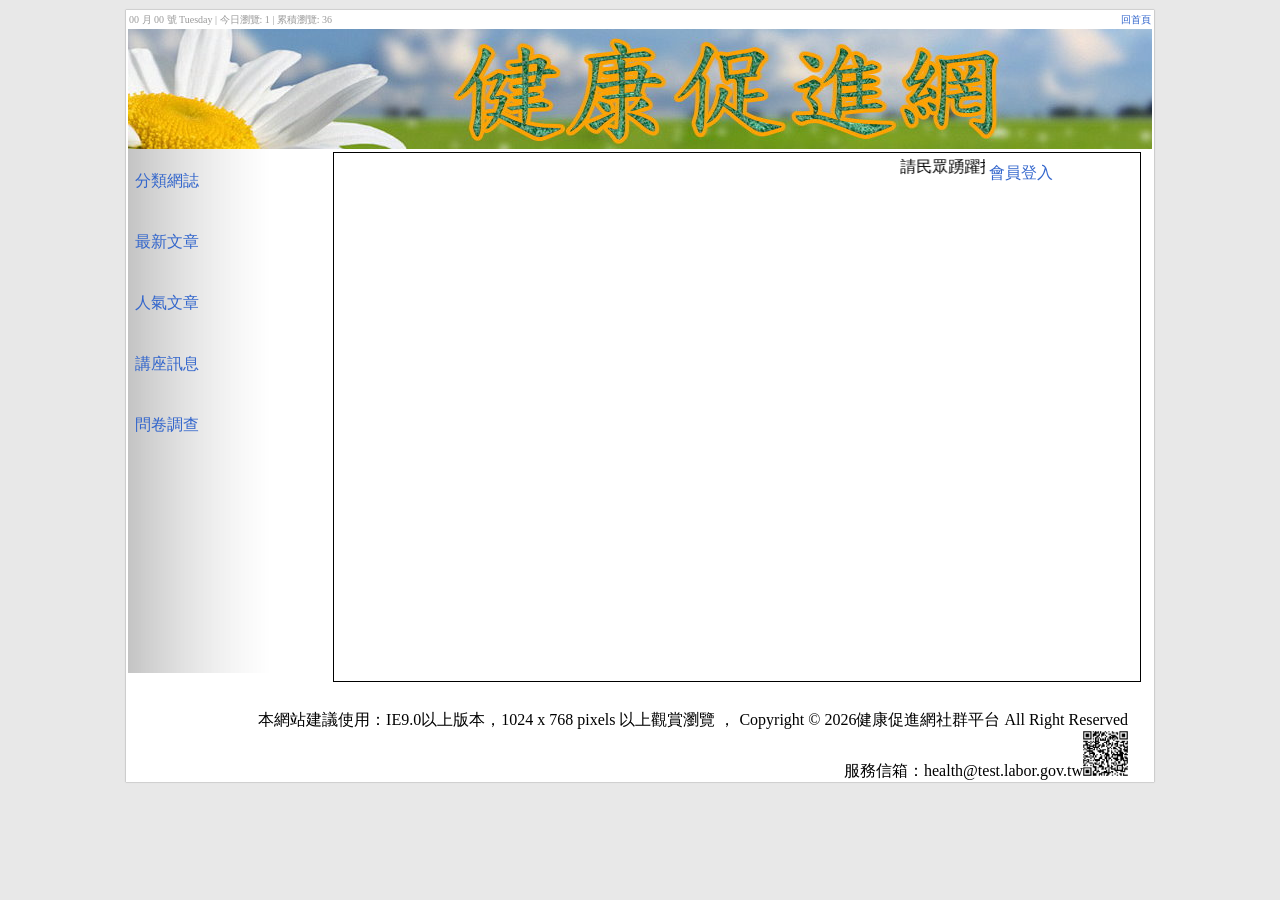
<file: Q2-pra/pra2_260727/index.html>
﻿<!DOCTYPE html
	PUBLIC "-//W3C//DTD XHTML 1.0 Transitional//EN" "http://www.w3.org/TR/xhtml1/DTD/xhtml1-transitional.dtd">
<!-- saved from url=(0039) -->
<html xmlns="http://www.w3.org/1999/xhtml">

<head>
	<meta http-equiv="Content-Type" content="text/html; charset=UTF-8">

	<title>健康促進網</title>
	<link href="./css/css.css" rel="stylesheet" type="text/css">
	<script src="./js/jquery-1.9.1.min.js"></script>
	<script src="./js/js.js"></script>
</head>

<body>
	<div id="alerr"
		style="background:rgba(51,51,51,0.8); color:#FFF; min-height:100px; width:300px; position:fixed; display:none; z-index:9999; overflow:auto;">
		<pre id="ssaa"></pre>
	</div>
	<iframe name="back" style="display:none;"></iframe>
	<div id="all">
		<div id="title">
			00 月 00 號 Tuesday | 今日瀏覽: 1 | 累積瀏覽: 36
			<a href="index.html" style="float: right;">回首頁</a>
		</div>
		<div id="title2">
			<a href="index.html"><img src="./icon/02B01.jpg" alt="健康促進網-回首頁" title="健康促進網-回首頁"></a>
		</div>
		<div id="mm">
			<div class="hal" id="lef">
				<a class="blo" href="?do=po">分類網誌</a>
				<a class="blo" href="?do=news">最新文章</a>
				<a class="blo" href="?do=pop">人氣文章</a>
				<a class="blo" href="?do=know">講座訊息</a>
				<a class="blo" href="?do=que">問卷調查</a>
			</div>
			<div class="hal" id="main">
				<marquee behavior="" direction="" style="width: 81%; display: inline-block;">
					請民眾踴躍投稿電子報，讓電子報成為大家相互交流、分享的園地！詳見最新文章</marquee>
				<span style="width:18%; display:inline-block;">
					<a href="?do=login">會員登入</a>
				</span>
				<div class="">

				</div>
			</div>
		</div>
		<div id="bottom">
			本網站建議使用：IE9.0以上版本，1024 x 768 pixels 以上觀賞瀏覽 ， Copyright © 2026健康促進網社群平台 All Right Reserved
			<br>
			服務信箱：health@test.labor.gov.tw<img src="./icon/02B02.jpg" width="45">
		</div>
	</div>

</body>

</html>
</file>
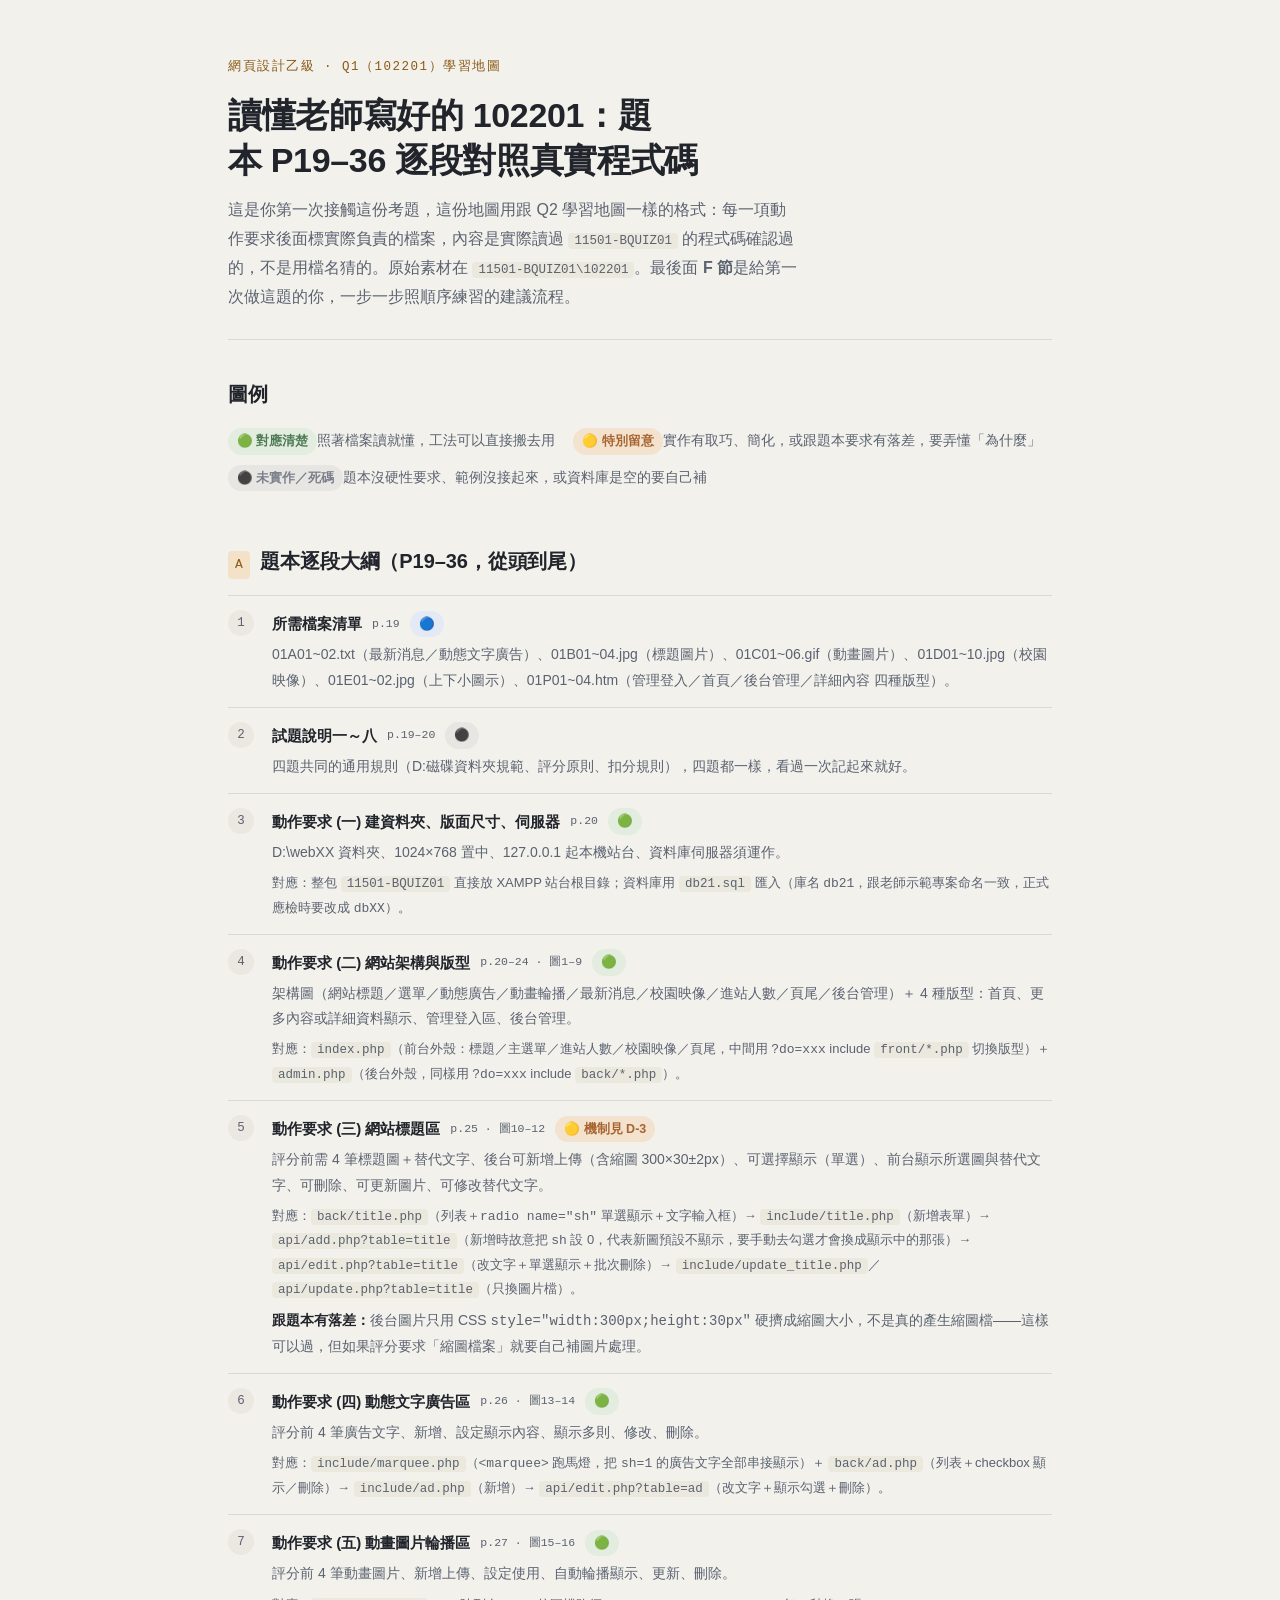
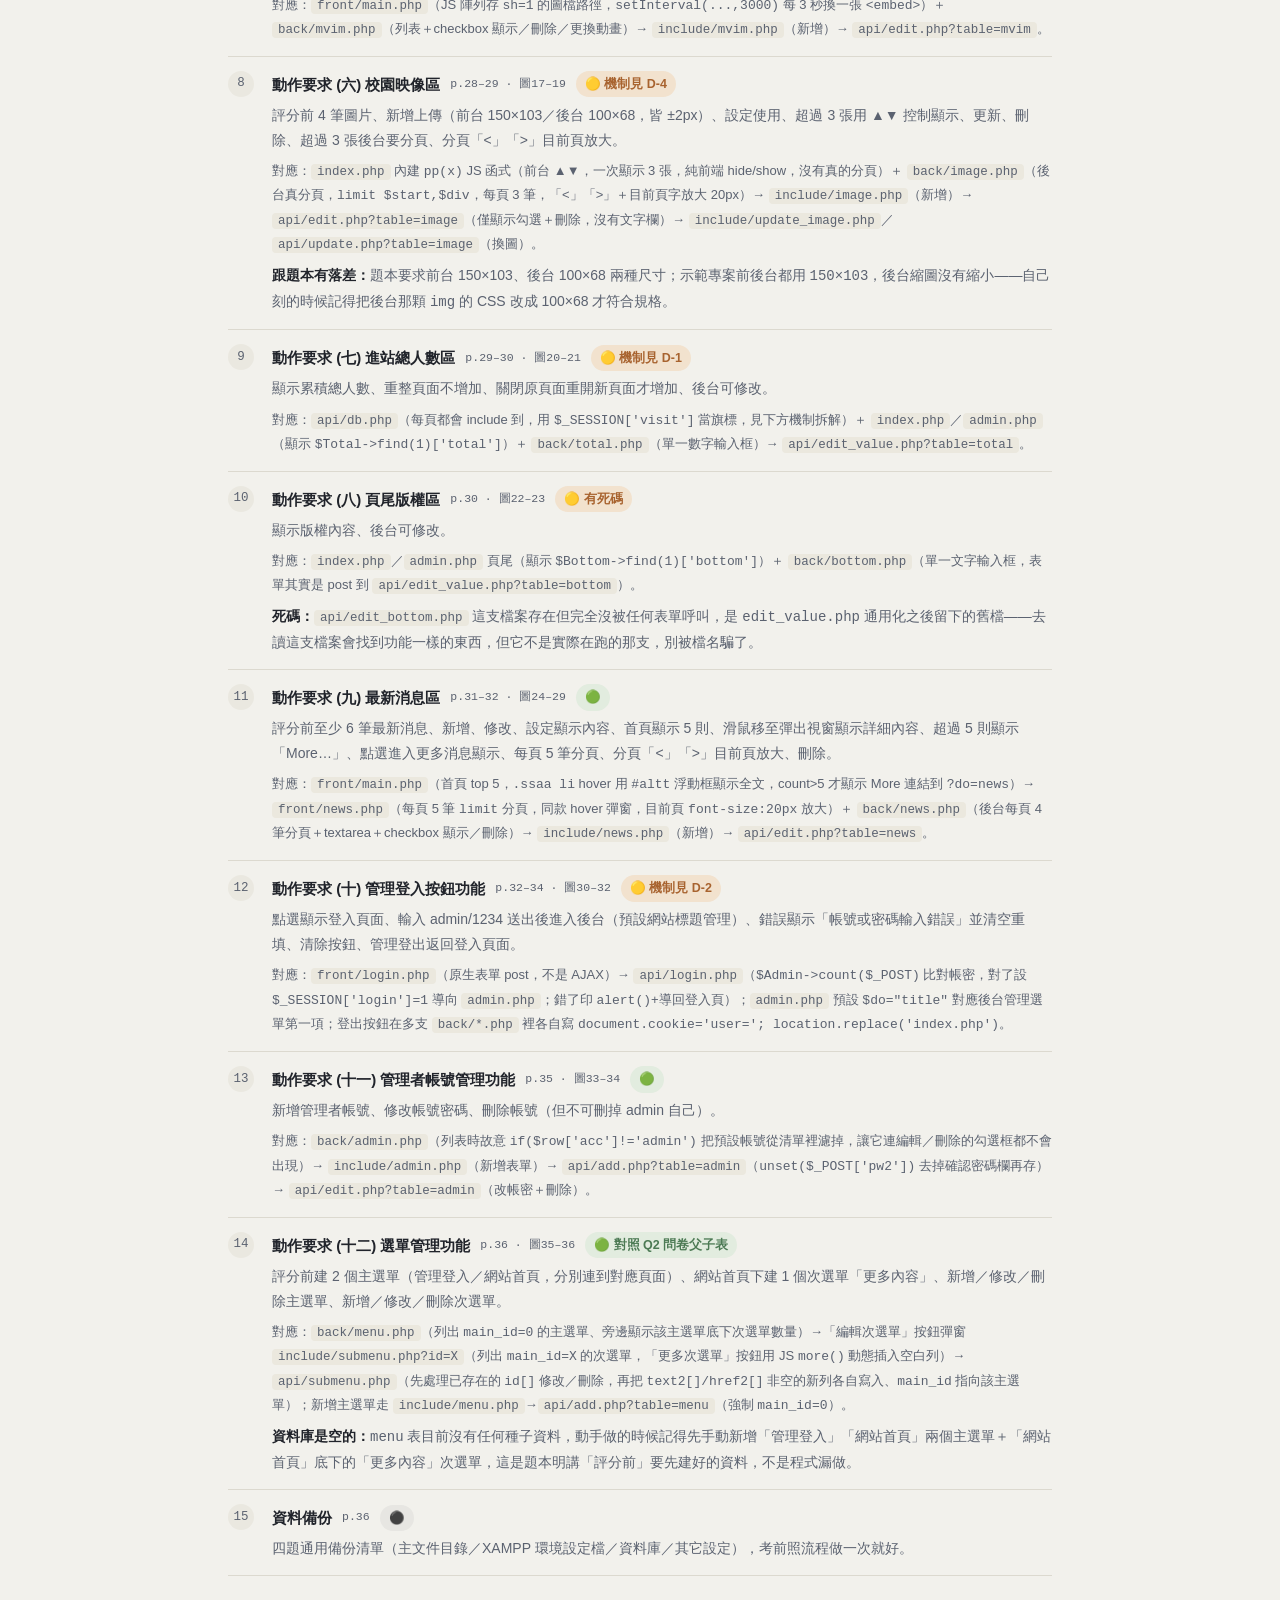
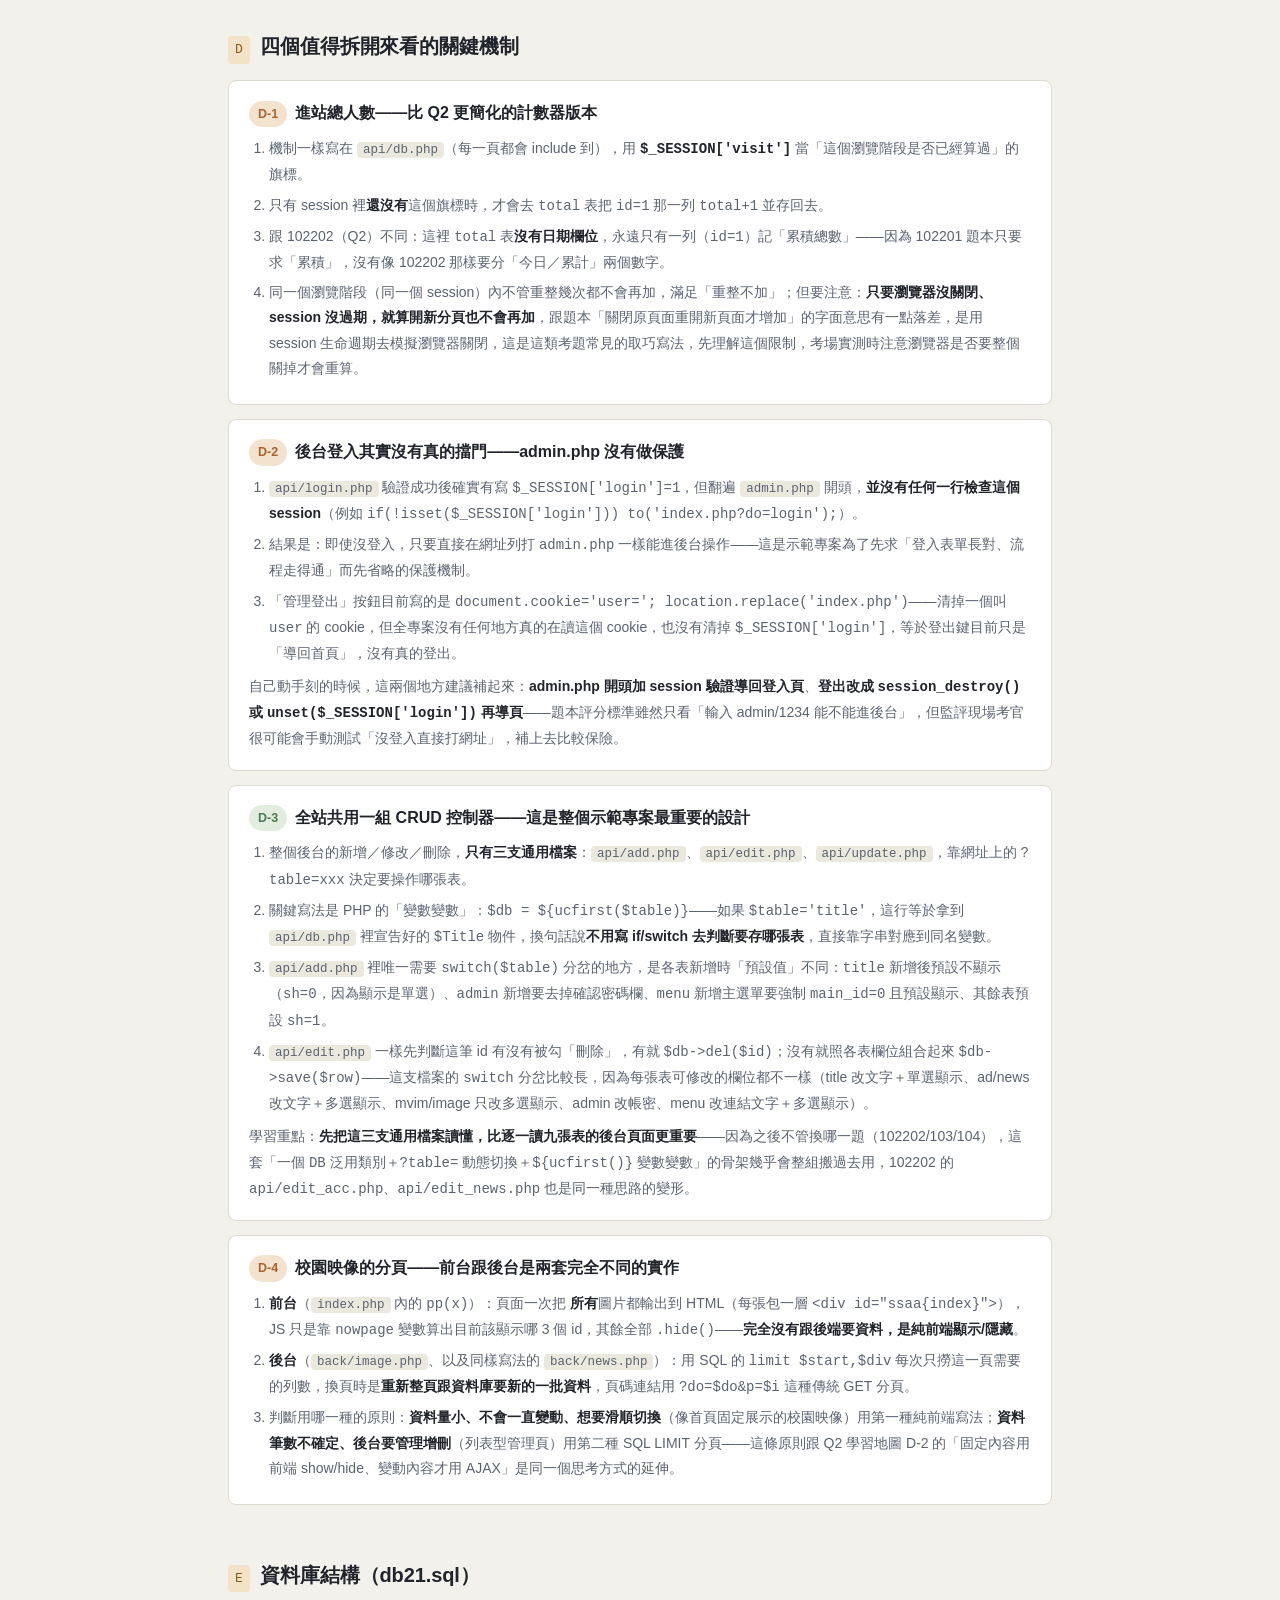
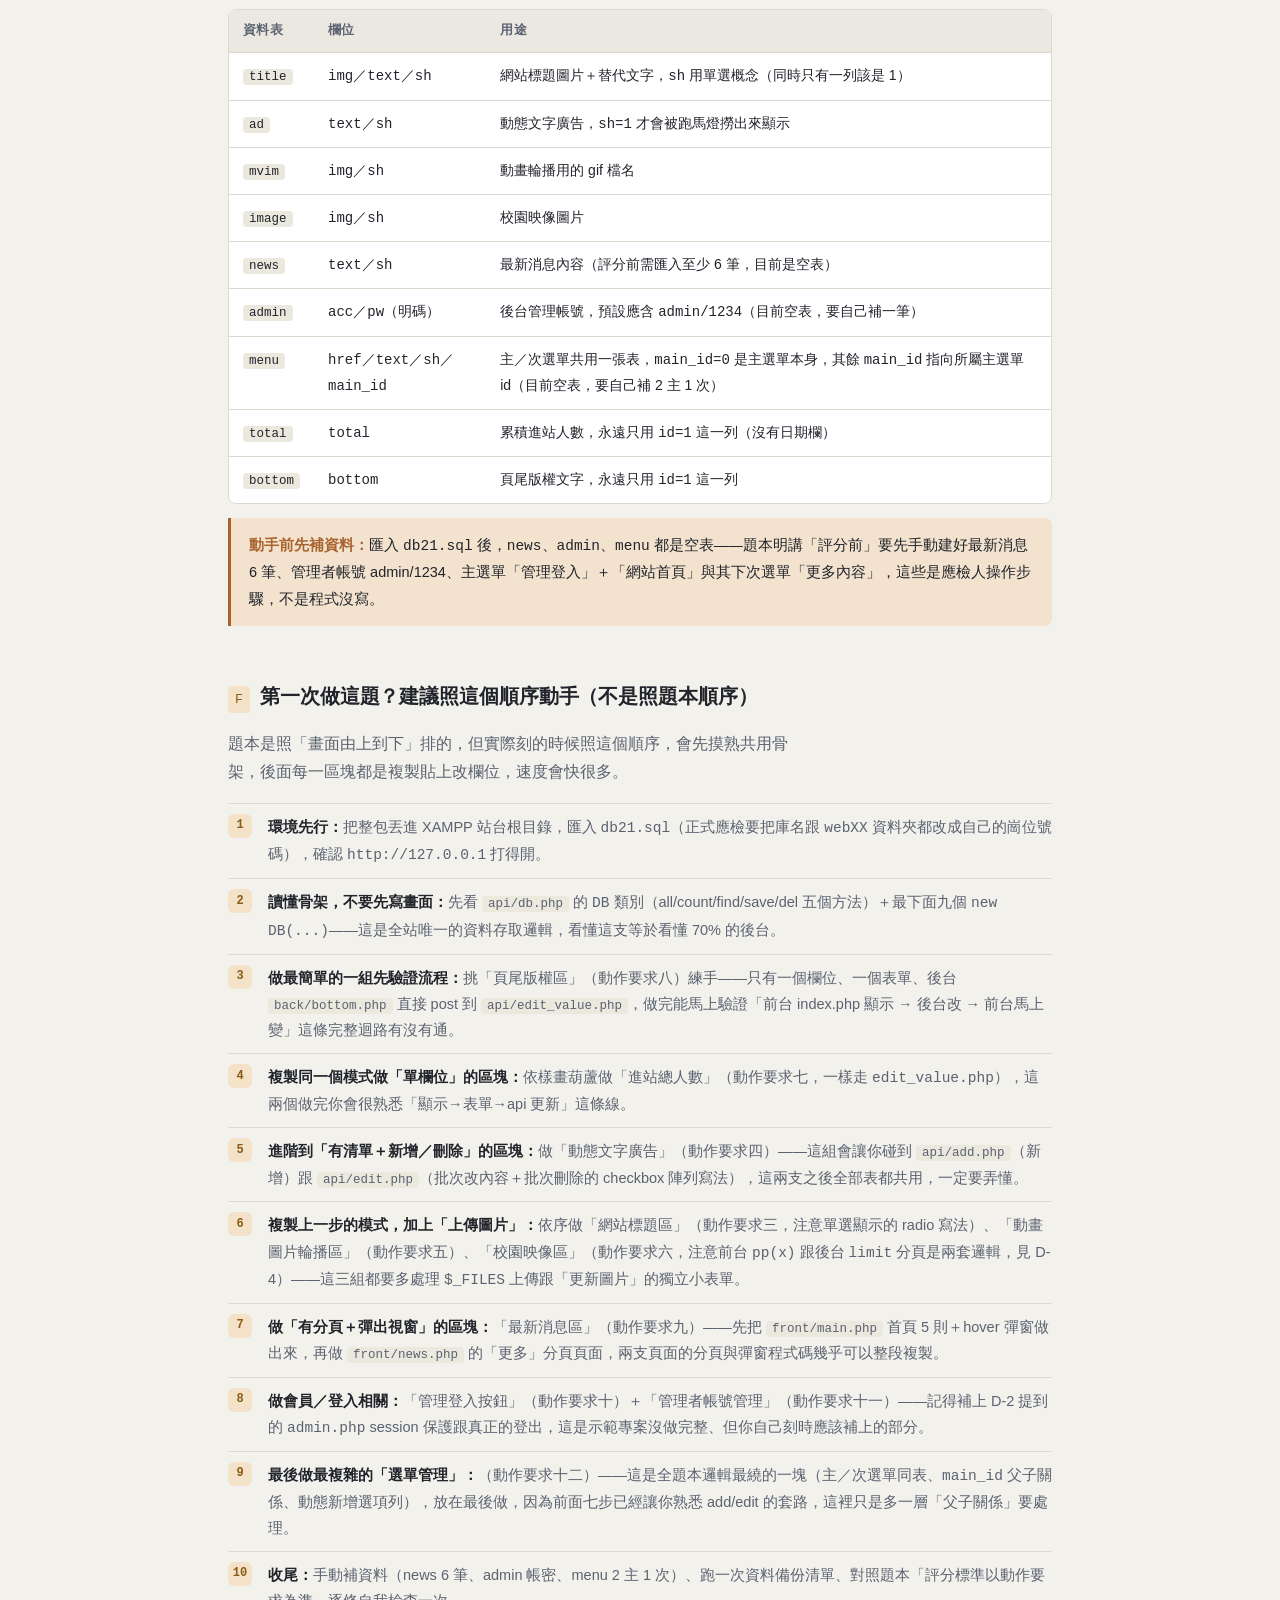
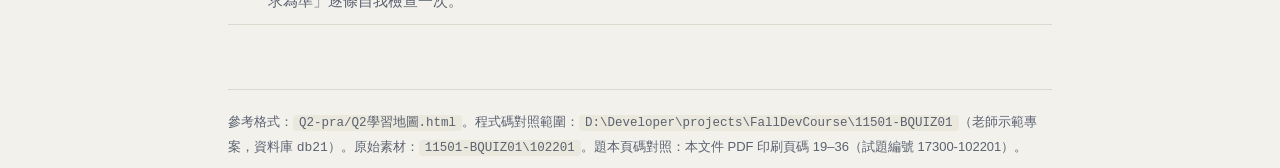
<file: Q1-pra/Q1學習地圖.html>
<!DOCTYPE html>
<html lang="zh-Hant">
<head>
<meta charset="UTF-8">
<meta name="viewport" content="width=device-width, initial-scale=1">
<title>102201 Q1 學習地圖｜題本 P19–36 對照程式碼＋新手實作順序</title>
<style>
  :root{
    --bg:#f2f1ec;
    --surface:#ffffff;
    --surface-2:#eae8e0;
    --ink:#21242b;
    --ink-dim:#5b6270;
    --line:#dcd9cf;
    --accent:#c9822a;
    --accent-ink:#8a5a16;
    --accent-soft:#f3e2c8;
    --good:#4c7a54;
    --good-soft:#e2ecdf;
    --warn:#a8632f;
    --warn-soft:#f2e2ce;
    --dead:#7a7f8a;
    --dead-soft:#e7e6e2;
    --ref:#4c6fa8;
    --ref-soft:#e3eaf5;
    --code-bg:#ebe8de;
  }
  :root[data-theme="dark"]{
    --bg:#1b1d22;
    --surface:#24262d;
    --surface-2:#2b2e36;
    --ink:#eeeeec;
    --ink-dim:#a7acb8;
    --line:#3a3d46;
    --accent:#e3a75b;
    --accent-ink:#f3d19f;
    --accent-soft:#3a2e1a;
    --good:#8fbf98;
    --good-soft:#22301f;
    --warn:#e0a868;
    --warn-soft:#33281a;
    --dead:#8c8f97;
    --dead-soft:#2b2d32;
    --ref:#84a4de;
    --ref-soft:#20293a;
    --code-bg:#2a2c33;
  }
  @media (prefers-color-scheme: dark){
    :root:not([data-theme="light"]){
      --bg:#1b1d22;
      --surface:#24262d;
      --surface-2:#2b2e36;
      --ink:#eeeeec;
      --ink-dim:#a7acb8;
      --line:#3a3d46;
      --accent:#e3a75b;
      --accent-ink:#f3d19f;
      --accent-soft:#3a2e1a;
      --good:#8fbf98;
      --good-soft:#22301f;
      --warn:#e0a868;
      --warn-soft:#33281a;
      --dead:#8c8f97;
      --dead-soft:#2b2d32;
      --ref:#84a4de;
      --ref-soft:#20293a;
      --code-bg:#2a2c33;
    }
  }

  *{box-sizing:border-box;}
  body{
    margin:0;
    background:var(--bg);
    color:var(--ink);
    font-family:"Noto Sans TC","PingFang TC","Microsoft JhengHei","Segoe UI",sans-serif;
    line-height:1.8;
    -webkit-font-smoothing:antialiased;
  }
  .mono{
    font-family:ui-monospace,SFMono-Regular,"Noto Sans Mono",Menlo,Consolas,monospace;
    font-variant-numeric:tabular-nums;
  }
  .page{max-width:880px;margin:0 auto;padding:56px 28px 96px;}
  header.hero{border-bottom:1px solid var(--line);padding-bottom:28px;margin-bottom:36px;}
  .eyebrow{
    font-family:ui-monospace,SFMono-Regular,"Noto Sans Mono",Menlo,Consolas,monospace;
    font-size:12.5px;letter-spacing:.12em;text-transform:uppercase;
    color:var(--accent-ink);margin:0 0 14px;
  }
  h1{font-size:clamp(26px,4vw,34px);line-height:1.35;margin:0 0 12px;text-wrap:balance;letter-spacing:-.01em;}
  .lede{color:var(--ink-dim);font-size:16px;max-width:64ch;margin:0;}
  section{margin:52px 0;}
  section:first-of-type{margin-top:0;}
  .sec-head{display:flex;align-items:baseline;gap:10px;margin-bottom:16px;}
  .sec-num{
    font-family:ui-monospace,SFMono-Regular,"Noto Sans Mono",Menlo,Consolas,monospace;
    font-size:13px;color:var(--accent-ink);background:var(--accent-soft);
    border-radius:4px;padding:2px 7px;letter-spacing:.02em;
  }
  h2{font-size:20px;margin:0;letter-spacing:-.005em;}
  h3{font-size:16px;margin:0 0 8px;}
  p{margin:0 0 14px;}

  .legend{display:flex;flex-wrap:wrap;gap:10px 18px;font-size:14px;color:var(--ink-dim);}
  .chip{
    display:inline-flex;align-items:center;gap:5px;font-size:12.5px;font-weight:600;
    padding:2px 9px;border-radius:999px;white-space:nowrap;
    print-color-adjust:exact;-webkit-print-color-adjust:exact;
  }
  .chip-good{background:var(--good-soft);color:var(--good);}
  .chip-warn{background:var(--warn-soft);color:var(--warn);}
  .chip-dead{background:var(--dead-soft);color:var(--dead);}
  .chip-ref{background:var(--ref-soft);color:var(--ref);}

  .callout{
    border-left:3px solid var(--accent);background:var(--accent-soft);
    border-radius:0 8px 8px 0;padding:14px 18px;font-size:14.5px;color:var(--ink);
  }
  .callout b{color:var(--accent-ink);}
  .callout.warn{border-left-color:var(--warn);background:var(--warn-soft);}
  .callout.warn b{color:var(--warn);}

  .table-wrap{overflow-x:auto;border:1px solid var(--line);border-radius:8px;margin-bottom:14px;}
  table{border-collapse:collapse;width:100%;min-width:640px;font-size:14px;background:var(--surface);}
  th,td{text-align:left;padding:10px 14px;border-bottom:1px solid var(--line);vertical-align:top;}
  thead th{
    background:var(--surface-2);font-size:12.5px;letter-spacing:.03em;text-transform:uppercase;
    color:var(--ink-dim);font-family:ui-monospace,SFMono-Regular,"Noto Sans Mono",Menlo,Consolas,monospace;
    font-weight:600;
  }
  tbody tr:last-child td{border-bottom:none;}
  code.path{
    font-family:ui-monospace,SFMono-Regular,"Noto Sans Mono",Menlo,Consolas,monospace;
    background:var(--code-bg);padding:1px 6px;border-radius:4px;font-size:12.5px;white-space:nowrap;
  }

  ol.outline{list-style:none;margin:0;padding:0;counter-reset:step;}
  ol.outline li{counter-increment:step;position:relative;padding:14px 0 14px 44px;border-top:1px solid var(--line);}
  ol.outline li:last-child{border-bottom:1px solid var(--line);}
  ol.outline li::before{
    content:counter(step);position:absolute;left:0;top:14px;width:26px;height:26px;border-radius:50%;
    background:var(--surface-2);color:var(--ink-dim);
    font-family:ui-monospace,SFMono-Regular,"Noto Sans Mono",Menlo,Consolas,monospace;
    font-size:12.5px;display:flex;align-items:center;justify-content:center;
  }
  .outline-head{display:flex;flex-wrap:wrap;align-items:center;gap:8px 10px;margin-bottom:5px;}
  .outline-title{font-weight:700;font-size:15px;}
  .outline-page{
    font-family:ui-monospace,SFMono-Regular,"Noto Sans Mono",Menlo,Consolas,monospace;
    font-size:11.5px;color:var(--ink-dim);
  }
  .outline-body{margin:0;color:var(--ink-dim);font-size:14px;}
  .outline-body b{color:var(--ink);font-weight:600;}
  .outline-file{margin:6px 0 0;font-size:13px;color:var(--ink-dim);}

  .mech{
    border:1px solid var(--line);border-radius:8px;padding:18px 20px;margin-bottom:14px;background:var(--surface);
  }
  .mech h3{display:flex;align-items:center;gap:8px;}
  .mech ol{margin:8px 0 0;padding-left:20px;font-size:14px;color:var(--ink-dim);}
  .mech ol li{margin-bottom:5px;}
  .mech ol li b{color:var(--ink);}

  ol.steps{margin:0;padding-left:0;list-style:none;counter-reset:st;}
  ol.steps li{counter-increment:st;position:relative;padding:10px 0 10px 40px;border-top:1px solid var(--line);font-size:14.5px;color:var(--ink-dim);}
  ol.steps li:last-child{border-bottom:1px solid var(--line);}
  ol.steps li::before{
    content:counter(st);position:absolute;left:0;top:10px;width:24px;height:24px;border-radius:6px;
    background:var(--accent-soft);color:var(--accent-ink);font-weight:700;
    font-family:ui-monospace,SFMono-Regular,"Noto Sans Mono",Menlo,Consolas,monospace;
    font-size:12px;display:flex;align-items:center;justify-content:center;
  }
  ol.steps li b{color:var(--ink);}

  footer.note{margin-top:64px;padding-top:20px;border-top:1px solid var(--line);color:var(--ink-dim);font-size:13px;}
  a{color:var(--ref);}
  a:focus-visible,button:focus-visible{outline:2px solid var(--accent);outline-offset:2px;}

  @media print{
    body{background:#fff;color:#000;}
    .page{max-width:100%;padding:0;}
    .table-wrap,.mech{border-color:#ccc;}
    section{margin:34px 0;page-break-inside:avoid;}
    .chip{print-color-adjust:exact;-webkit-print-color-adjust:exact;}
  }
</style>
</head>
<body>

<div class="page">

  <header class="hero">
    <p class="eyebrow">網頁設計乙級 · Q1（102201）學習地圖</p>
    <h1>讀懂老師寫好的 102201：題本 P19–36 逐段對照真實程式碼</h1>
    <p class="lede">
      這是你第一次接觸這份考題，這份地圖用跟 Q2 學習地圖一樣的格式：每一項動作要求後面標實際負責的檔案，內容是實際讀過
      <code class="path">11501-BQUIZ01</code> 的程式碼確認過的，不是用檔名猜的。原始素材在
      <code class="path">11501-BQUIZ01\102201</code>。最後面 <b>F 節</b>是給第一次做這題的你，一步一步照順序練習的建議流程。
    </p>
  </header>

  <section id="legend">
    <div class="sec-head"><h2>圖例</h2></div>
    <div class="legend">
      <span><span class="chip chip-good">🟢 對應清楚</span>照著檔案讀就懂，工法可以直接搬去用</span>
      <span><span class="chip chip-warn">🟡 特別留意</span>實作有取巧、簡化，或跟題本要求有落差，要弄懂「為什麼」</span>
      <span><span class="chip chip-dead">⚫ 未實作／死碼</span>題本沒硬性要求、範例沒接起來，或資料庫是空的要自己補</span>
    </div>
  </section>

  <section id="outline">
    <div class="sec-head"><span class="sec-num">A</span><h2>題本逐段大綱（P19–36，從頭到尾）</h2></div>
    <ol class="outline">
      <li>
        <div class="outline-head"><span class="outline-title">所需檔案清單</span><span class="outline-page">p.19</span><span class="chip chip-ref">🔵</span></div>
        <p class="outline-body">01A01~02.txt（最新消息／動態文字廣告）、01B01~04.jpg（標題圖片）、01C01~06.gif（動畫圖片）、01D01~10.jpg（校園映像）、01E01~02.jpg（上下小圖示）、01P01~04.htm（管理登入／首頁／後台管理／詳細內容 四種版型）。</p>
      </li>
      <li>
        <div class="outline-head"><span class="outline-title">試題說明一～八</span><span class="outline-page">p.19–20</span><span class="chip chip-dead">⚫</span></div>
        <p class="outline-body">四題共同的通用規則（D:磁碟資料夾規範、評分原則、扣分規則），四題都一樣，看過一次記起來就好。</p>
      </li>
      <li>
        <div class="outline-head"><span class="outline-title">動作要求 (一) 建資料夾、版面尺寸、伺服器</span><span class="outline-page">p.20</span><span class="chip chip-good">🟢</span></div>
        <p class="outline-body">D:\webXX 資料夾、1024×768 置中、127.0.0.1 起本機站台、資料庫伺服器須運作。</p>
        <p class="outline-file">對應：整包 <code class="path">11501-BQUIZ01</code> 直接放 XAMPP 站台根目錄；資料庫用 <code class="path">db21.sql</code> 匯入（庫名 <span class="mono">db21</span>，跟老師示範專案命名一致，正式應檢時要改成 <span class="mono">dbXX</span>）。</p>
      </li>
      <li>
        <div class="outline-head"><span class="outline-title">動作要求 (二) 網站架構與版型</span><span class="outline-page">p.20–24 · 圖1–9</span><span class="chip chip-good">🟢</span></div>
        <p class="outline-body">架構圖（網站標題／選單／動態廣告／動畫輪播／最新消息／校園映像／進站人數／頁尾／後台管理）＋ 4 種版型：首頁、更多內容或詳細資料顯示、管理登入區、後台管理。</p>
        <p class="outline-file">對應：<code class="path">index.php</code>（前台外殼：標題／主選單／進站人數／校園映像／頁尾，中間用 <span class="mono">?do=xxx</span> include <code class="path">front/*.php</code> 切換版型）＋ <code class="path">admin.php</code>（後台外殼，同樣用 <span class="mono">?do=xxx</span> include <code class="path">back/*.php</code>）。</p>
      </li>
      <li>
        <div class="outline-head"><span class="outline-title">動作要求 (三) 網站標題區</span><span class="outline-page">p.25 · 圖10–12</span><span class="chip chip-warn">🟡 機制見 D-3</span></div>
        <p class="outline-body">評分前需 4 筆標題圖＋替代文字、後台可新增上傳（含縮圖 300×30±2px）、可選擇顯示（單選）、前台顯示所選圖與替代文字、可刪除、可更新圖片、可修改替代文字。</p>
        <p class="outline-file">對應：<code class="path">back/title.php</code>（列表＋<span class="mono">radio name="sh"</span> 單選顯示＋文字輸入框）→ <code class="path">include/title.php</code>（新增表單）→ <code class="path">api/add.php?table=title</code>（新增時故意把 <span class="mono">sh</span> 設 0，代表新圖預設不顯示，要手動去勾選才會換成顯示中的那張）→ <code class="path">api/edit.php?table=title</code>（改文字＋單選顯示＋批次刪除）→ <code class="path">include/update_title.php</code>／<code class="path">api/update.php?table=title</code>（只換圖片檔）。</p>
        <p class="outline-body" style="margin-top:6px"><b>跟題本有落差：</b>後台圖片只用 CSS <span class="mono">style="width:300px;height:30px"</span> 硬擠成縮圖大小，不是真的產生縮圖檔——這樣可以過，但如果評分要求「縮圖檔案」就要自己補圖片處理。</p>
      </li>
      <li>
        <div class="outline-head"><span class="outline-title">動作要求 (四) 動態文字廣告區</span><span class="outline-page">p.26 · 圖13–14</span><span class="chip chip-good">🟢</span></div>
        <p class="outline-body">評分前 4 筆廣告文字、新增、設定顯示內容、顯示多則、修改、刪除。</p>
        <p class="outline-file">對應：<code class="path">include/marquee.php</code>（<span class="mono">&lt;marquee&gt;</span> 跑馬燈，把 <span class="mono">sh=1</span> 的廣告文字全部串接顯示）＋ <code class="path">back/ad.php</code>（列表＋checkbox 顯示／刪除）→ <code class="path">include/ad.php</code>（新增）→ <code class="path">api/edit.php?table=ad</code>（改文字＋顯示勾選＋刪除）。</p>
      </li>
      <li>
        <div class="outline-head"><span class="outline-title">動作要求 (五) 動畫圖片輪播區</span><span class="outline-page">p.27 · 圖15–16</span><span class="chip chip-good">🟢</span></div>
        <p class="outline-body">評分前 4 筆動畫圖片、新增上傳、設定使用、自動輪播顯示、更新、刪除。</p>
        <p class="outline-file">對應：<code class="path">front/main.php</code>（JS 陣列存 <span class="mono">sh=1</span> 的圖檔路徑，<span class="mono">setInterval(...,3000)</span> 每 3 秒換一張 <span class="mono">&lt;embed&gt;</span>）＋ <code class="path">back/mvim.php</code>（列表＋checkbox 顯示／刪除／更換動畫）→ <code class="path">include/mvim.php</code>（新增）→ <code class="path">api/edit.php?table=mvim</code>。</p>
      </li>
      <li>
        <div class="outline-head"><span class="outline-title">動作要求 (六) 校園映像區</span><span class="outline-page">p.28–29 · 圖17–19</span><span class="chip chip-warn">🟡 機制見 D-4</span></div>
        <p class="outline-body">評分前 4 筆圖片、新增上傳（前台 150×103／後台 100×68，皆 ±2px）、設定使用、超過 3 張用 ▲▼ 控制顯示、更新、刪除、超過 3 張後台要分頁、分頁「&lt;」「&gt;」目前頁放大。</p>
        <p class="outline-file">對應：<code class="path">index.php</code> 內建 <span class="mono">pp(x)</span> JS 函式（前台 ▲▼，一次顯示 3 張，純前端 hide/show，沒有真的分頁）＋ <code class="path">back/image.php</code>（後台真分頁，<span class="mono">limit $start,$div</span>，每頁 3 筆，「&lt;」「&gt;」＋目前頁字放大 20px）→ <code class="path">include/image.php</code>（新增）→ <code class="path">api/edit.php?table=image</code>（僅顯示勾選＋刪除，沒有文字欄）→ <code class="path">include/update_image.php</code>／<code class="path">api/update.php?table=image</code>（換圖）。</p>
        <p class="outline-body" style="margin-top:6px"><b>跟題本有落差：</b>題本要求前台 150×103、後台 100×68 兩種尺寸；示範專案前後台都用 <span class="mono">150×103</span>，後台縮圖沒有縮小——自己刻的時候記得把後台那顆 <span class="mono">img</span> 的 CSS 改成 100×68 才符合規格。</p>
      </li>
      <li>
        <div class="outline-head"><span class="outline-title">動作要求 (七) 進站總人數區</span><span class="outline-page">p.29–30 · 圖20–21</span><span class="chip chip-warn">🟡 機制見 D-1</span></div>
        <p class="outline-body">顯示累積總人數、重整頁面不增加、關閉原頁面重開新頁面才增加、後台可修改。</p>
        <p class="outline-file">對應：<code class="path">api/db.php</code>（每頁都會 include 到，用 <span class="mono">$_SESSION['visit']</span> 當旗標，見下方機制拆解）＋ <code class="path">index.php</code>／<code class="path">admin.php</code>（顯示 <span class="mono">$Total-&gt;find(1)['total']</span>）＋ <code class="path">back/total.php</code>（單一數字輸入框）→ <code class="path">api/edit_value.php?table=total</code>。</p>
      </li>
      <li>
        <div class="outline-head"><span class="outline-title">動作要求 (八) 頁尾版權區</span><span class="outline-page">p.30 · 圖22–23</span><span class="chip chip-warn">🟡 有死碼</span></div>
        <p class="outline-body">顯示版權內容、後台可修改。</p>
        <p class="outline-file">對應：<code class="path">index.php</code>／<code class="path">admin.php</code> 頁尾（顯示 <span class="mono">$Bottom-&gt;find(1)['bottom']</span>）＋ <code class="path">back/bottom.php</code>（單一文字輸入框，表單其實是 post 到 <code class="path">api/edit_value.php?table=bottom</code>）。</p>
        <p class="outline-body" style="margin-top:6px"><b>死碼：</b><code class="path">api/edit_bottom.php</code> 這支檔案存在但完全沒被任何表單呼叫，是 <span class="mono">edit_value.php</span> 通用化之後留下的舊檔——去讀這支檔案會找到功能一樣的東西，但它不是實際在跑的那支，別被檔名騙了。</p>
      </li>
      <li>
        <div class="outline-head"><span class="outline-title">動作要求 (九) 最新消息區</span><span class="outline-page">p.31–32 · 圖24–29</span><span class="chip chip-good">🟢</span></div>
        <p class="outline-body">評分前至少 6 筆最新消息、新增、修改、設定顯示內容、首頁顯示 5 則、滑鼠移至彈出視窗顯示詳細內容、超過 5 則顯示「More…」、點選進入更多消息顯示、每頁 5 筆分頁、分頁「&lt;」「&gt;」目前頁放大、刪除。</p>
        <p class="outline-file">對應：<code class="path">front/main.php</code>（首頁 top 5，<span class="mono">.ssaa li</span> hover 用 <span class="mono">#altt</span> 浮動框顯示全文，count&gt;5 才顯示 More 連結到 <span class="mono">?do=news</span>）→ <code class="path">front/news.php</code>（每頁 5 筆 <span class="mono">limit</span> 分頁，同款 hover 彈窗，目前頁 <span class="mono">font-size:20px</span> 放大）＋ <code class="path">back/news.php</code>（後台每頁 4 筆分頁＋textarea＋checkbox 顯示／刪除）→ <code class="path">include/news.php</code>（新增）→ <code class="path">api/edit.php?table=news</code>。</p>
      </li>
      <li>
        <div class="outline-head"><span class="outline-title">動作要求 (十) 管理登入按鈕功能</span><span class="outline-page">p.32–34 · 圖30–32</span><span class="chip chip-warn">🟡 機制見 D-2</span></div>
        <p class="outline-body">點選顯示登入頁面、輸入 admin/1234 送出後進入後台（預設網站標題管理）、錯誤顯示「帳號或密碼輸入錯誤」並清空重填、清除按鈕、管理登出返回登入頁面。</p>
        <p class="outline-file">對應：<code class="path">front/login.php</code>（原生表單 post，不是 AJAX）→ <code class="path">api/login.php</code>（<span class="mono">$Admin-&gt;count($_POST)</span> 比對帳密，對了設 <span class="mono">$_SESSION['login']=1</span> 導向 <code class="path">admin.php</code>；錯了印 <span class="mono">alert()</span>+導回登入頁）；<code class="path">admin.php</code> 預設 <span class="mono">$do="title"</span> 對應後台管理選單第一項；登出按鈕在多支 <code class="path">back/*.php</code> 裡各自寫 <span class="mono">document.cookie='user='; location.replace('index.php')</span>。</p>
      </li>
      <li>
        <div class="outline-head"><span class="outline-title">動作要求 (十一) 管理者帳號管理功能</span><span class="outline-page">p.35 · 圖33–34</span><span class="chip chip-good">🟢</span></div>
        <p class="outline-body">新增管理者帳號、修改帳號密碼、刪除帳號（但不可刪掉 admin 自己）。</p>
        <p class="outline-file">對應：<code class="path">back/admin.php</code>（列表時故意 <span class="mono">if($row['acc']!='admin')</span> 把預設帳號從清單裡濾掉，讓它連編輯／刪除的勾選框都不會出現）→ <code class="path">include/admin.php</code>（新增表單）→ <code class="path">api/add.php?table=admin</code>（<span class="mono">unset($_POST['pw2'])</span> 去掉確認密碼欄再存）→ <code class="path">api/edit.php?table=admin</code>（改帳密＋刪除）。</p>
      </li>
      <li>
        <div class="outline-head"><span class="outline-title">動作要求 (十二) 選單管理功能</span><span class="outline-page">p.36 · 圖35–36</span><span class="chip chip-good">🟢 對照 Q2 問卷父子表</span></div>
        <p class="outline-body">評分前建 2 個主選單（管理登入／網站首頁，分別連到對應頁面）、網站首頁下建 1 個次選單「更多內容」、新增／修改／刪除主選單、新增／修改／刪除次選單。</p>
        <p class="outline-file">對應：<code class="path">back/menu.php</code>（列出 <span class="mono">main_id=0</span> 的主選單、旁邊顯示該主選單底下次選單數量）→「編輯次選單」按鈕彈窗 <code class="path">include/submenu.php?id=X</code>（列出 <span class="mono">main_id=X</span> 的次選單，「更多次選單」按鈕用 JS <span class="mono">more()</span> 動態插入空白列）→ <code class="path">api/submenu.php</code>（先處理已存在的 <span class="mono">id[]</span> 修改／刪除，再把 <span class="mono">text2[]/href2[]</span> 非空的新列各自寫入、<span class="mono">main_id</span> 指向該主選單）；新增主選單走 <code class="path">include/menu.php</code>→<code class="path">api/add.php?table=menu</code>（強制 <span class="mono">main_id=0</span>）。</p>
        <p class="outline-body" style="margin-top:6px"><b>資料庫是空的：</b><span class="mono">menu</span> 表目前沒有任何種子資料，動手做的時候記得先手動新增「管理登入」「網站首頁」兩個主選單＋「網站首頁」底下的「更多內容」次選單，這是題本明講「評分前」要先建好的資料，不是程式漏做。</p>
      </li>
      <li>
        <div class="outline-head"><span class="outline-title">資料備份</span><span class="outline-page">p.36</span><span class="chip chip-dead">⚫</span></div>
        <p class="outline-body">四題通用備份清單（主文件目錄／XAMPP 環境設定檔／資料庫／其它設定），考前照流程做一次就好。</p>
      </li>
    </ol>
  </section>

  <section id="mechanisms">
    <div class="sec-head"><span class="sec-num">D</span><h2>四個值得拆開來看的關鍵機制</h2></div>

    <div class="mech">
      <h3><span class="chip chip-warn">D-1</span>進站總人數——比 Q2 更簡化的計數器版本</h3>
      <ol>
        <li>機制一樣寫在 <code class="path">api/db.php</code>（每一頁都會 include 到），用 <b><span class="mono">$_SESSION['visit']</span></b> 當「這個瀏覽階段是否已經算過」的旗標。</li>
        <li>只有 session 裡<b>還沒有</b>這個旗標時，才會去 <span class="mono">total</span> 表把 <span class="mono">id=1</span> 那一列 <span class="mono">total+1</span> 並存回去。</li>
        <li>跟 102202（Q2）不同：這裡 <span class="mono">total</span> 表<b>沒有日期欄位</b>，永遠只有一列（<span class="mono">id=1</span>）記「累積總數」——因為 102201 題本只要求「累積」，沒有像 102202 那樣要分「今日／累計」兩個數字。</li>
        <li>同一個瀏覽階段（同一個 session）內不管重整幾次都不會再加，滿足「重整不加」；但要注意：<b>只要瀏覽器沒關閉、session 沒過期，就算開新分頁也不會再加</b>，跟題本「關閉原頁面重開新頁面才增加」的字面意思有一點落差，是用 session 生命週期去模擬瀏覽器關閉，這是這類考題常見的取巧寫法，先理解這個限制，考場實測時注意瀏覽器是否要整個關掉才會重算。</li>
      </ol>
    </div>

    <div class="mech">
      <h3><span class="chip chip-warn">D-2</span>後台登入其實沒有真的擋門——admin.php 沒有做保護</h3>
      <ol>
        <li><code class="path">api/login.php</code> 驗證成功後確實有寫 <span class="mono">$_SESSION['login']=1</span>，但翻遍 <code class="path">admin.php</code> 開頭，<b>並沒有任何一行檢查這個 session</b>（例如 <span class="mono">if(!isset($_SESSION['login'])) to('index.php?do=login');</span>）。</li>
        <li>結果是：即使沒登入，只要直接在網址列打 <span class="mono">admin.php</span> 一樣能進後台操作——這是示範專案為了先求「登入表單長對、流程走得通」而先省略的保護機制。</li>
        <li>「管理登出」按鈕目前寫的是 <span class="mono">document.cookie='user='; location.replace('index.php')</span>——清掉一個叫 <span class="mono">user</span> 的 cookie，但全專案沒有任何地方真的在讀這個 cookie，也沒有清掉 <span class="mono">$_SESSION['login']</span>，等於登出鍵目前只是「導回首頁」，沒有真的登出。</li>
      </ol>
      <p class="outline-body" style="margin-top:8px">自己動手刻的時候，這兩個地方建議補起來：<b>admin.php 開頭加 session 驗證導回登入頁</b>、<b>登出改成 <span class="mono">session_destroy()</span> 或 <span class="mono">unset($_SESSION['login'])</span> 再導頁</b>——題本評分標準雖然只看「輸入 admin/1234 能不能進後台」，但監評現場考官很可能會手動測試「沒登入直接打網址」，補上去比較保險。</p>
    </div>

    <div class="mech">
      <h3><span class="chip chip-good">D-3</span>全站共用一組 CRUD 控制器——這是整個示範專案最重要的設計</h3>
      <ol>
        <li>整個後台的新增／修改／刪除，<b>只有三支通用檔案</b>：<code class="path">api/add.php</code>、<code class="path">api/edit.php</code>、<code class="path">api/update.php</code>，靠網址上的 <span class="mono">?table=xxx</span> 決定要操作哪張表。</li>
        <li>關鍵寫法是 PHP 的「變數變數」：<span class="mono">$db = ${ucfirst($table)}</span>——如果 <span class="mono">$table='title'</span>，這行等於拿到 <code class="path">api/db.php</code> 裡宣告好的 <span class="mono">$Title</span> 物件，換句話說<b>不用寫 if/switch 去判斷要存哪張表</b>，直接靠字串對應到同名變數。</li>
        <li><code class="path">api/add.php</code> 裡唯一需要 <span class="mono">switch($table)</span> 分岔的地方，是各表新增時「預設值」不同：<span class="mono">title</span> 新增後預設不顯示（<span class="mono">sh=0</span>，因為顯示是單選）、<span class="mono">admin</span> 新增要去掉確認密碼欄、<span class="mono">menu</span> 新增主選單要強制 <span class="mono">main_id=0</span> 且預設顯示、其餘表預設 <span class="mono">sh=1</span>。</li>
        <li><code class="path">api/edit.php</code> 一樣先判斷這筆 id 有沒有被勾「刪除」，有就 <span class="mono">$db-&gt;del($id)</span>；沒有就照各表欄位組合起來 <span class="mono">$db-&gt;save($row)</span>——這支檔案的 <span class="mono">switch</span> 分岔比較長，因為每張表可修改的欄位都不一樣（title 改文字＋單選顯示、ad/news 改文字＋多選顯示、mvim/image 只改多選顯示、admin 改帳密、menu 改連結文字＋多選顯示）。</li>
      </ol>
      <p class="outline-body" style="margin-top:8px">學習重點：<b>先把這三支通用檔案讀懂，比逐一讀九張表的後台頁面更重要</b>——因為之後不管換哪一題（102202/103/104），這套「一個 <span class="mono">DB</span> 泛用類別＋<span class="mono">?table=</span> 動態切換＋<span class="mono">${ucfirst()}</span> 變數變數」的骨架幾乎會整組搬過去用，102202 的 <span class="mono">api/edit_acc.php</span>、<span class="mono">api/edit_news.php</span> 也是同一種思路的變形。</p>
    </div>

    <div class="mech">
      <h3><span class="chip chip-warn">D-4</span>校園映像的分頁——前台跟後台是兩套完全不同的實作</h3>
      <ol>
        <li><b>前台</b>（<code class="path">index.php</code> 內的 <span class="mono">pp(x)</span>）：頁面一次把 <b>所有</b>圖片都輸出到 HTML（每張包一層 <span class="mono">&lt;div id="ssaa{index}"&gt;</span>），JS 只是靠 <span class="mono">nowpage</span> 變數算出目前該顯示哪 3 個 id，其餘全部 <span class="mono">.hide()</span>——<b>完全沒有跟後端要資料，是純前端顯示/隱藏</b>。</li>
        <li><b>後台</b>（<code class="path">back/image.php</code>、以及同樣寫法的 <code class="path">back/news.php</code>）：用 SQL 的 <span class="mono">limit $start,$div</span> 每次只撈這一頁需要的列數，換頁時是<b>重新整頁跟資料庫要新的一批資料</b>，頁碼連結用 <span class="mono">?do=$do&amp;p=$i</span> 這種傳統 GET 分頁。</li>
        <li>判斷用哪一種的原則：<b>資料量小、不會一直變動、想要滑順切換</b>（像首頁固定展示的校園映像）用第一種純前端寫法；<b>資料筆數不確定、後台要管理增刪</b>（列表型管理頁）用第二種 SQL LIMIT 分頁——這條原則跟 Q2 學習地圖 D-2 的「固定內容用前端 show/hide、變動內容才用 AJAX」是同一個思考方式的延伸。</li>
      </ol>
    </div>
  </section>

  <section id="db">
    <div class="sec-head"><span class="sec-num">E</span><h2>資料庫結構（db21.sql）</h2></div>
    <div class="table-wrap">
      <table>
        <thead><tr><th>資料表</th><th>欄位</th><th>用途</th></tr></thead>
        <tbody>
          <tr><td><code class="path">title</code></td><td><span class="mono">img</span>／<span class="mono">text</span>／<span class="mono">sh</span></td><td>網站標題圖片＋替代文字，<span class="mono">sh</span> 用單選概念（同時只有一列該是 1）</td></tr>
          <tr><td><code class="path">ad</code></td><td><span class="mono">text</span>／<span class="mono">sh</span></td><td>動態文字廣告，<span class="mono">sh=1</span> 才會被跑馬燈撈出來顯示</td></tr>
          <tr><td><code class="path">mvim</code></td><td><span class="mono">img</span>／<span class="mono">sh</span></td><td>動畫輪播用的 gif 檔名</td></tr>
          <tr><td><code class="path">image</code></td><td><span class="mono">img</span>／<span class="mono">sh</span></td><td>校園映像圖片</td></tr>
          <tr><td><code class="path">news</code></td><td><span class="mono">text</span>／<span class="mono">sh</span></td><td>最新消息內容（評分前需匯入至少 6 筆，目前是空表）</td></tr>
          <tr><td><code class="path">admin</code></td><td><span class="mono">acc</span>／<span class="mono">pw</span>（明碼）</td><td>後台管理帳號，預設應含 <span class="mono">admin/1234</span>（目前空表，要自己補一筆）</td></tr>
          <tr><td><code class="path">menu</code></td><td><span class="mono">href</span>／<span class="mono">text</span>／<span class="mono">sh</span>／<span class="mono">main_id</span></td><td>主／次選單共用一張表，<span class="mono">main_id=0</span> 是主選單本身，其餘 <span class="mono">main_id</span> 指向所屬主選單 id（目前空表，要自己補 2 主 1 次）</td></tr>
          <tr><td><code class="path">total</code></td><td><span class="mono">total</span></td><td>累積進站人數，永遠只用 <span class="mono">id=1</span> 這一列（沒有日期欄）</td></tr>
          <tr><td><code class="path">bottom</code></td><td><span class="mono">bottom</span></td><td>頁尾版權文字，永遠只用 <span class="mono">id=1</span> 這一列</td></tr>
        </tbody>
      </table>
    </div>
    <div class="callout warn">
      <b>動手前先補資料：</b>匯入 <span class="mono">db21.sql</span> 後，<span class="mono">news</span>、<span class="mono">admin</span>、<span class="mono">menu</span> 都是空表——題本明講「評分前」要先手動建好最新消息 6 筆、管理者帳號 admin/1234、主選單「管理登入」＋「網站首頁」與其下次選單「更多內容」，這些是應檢人操作步驟，不是程式沒寫。
    </div>
  </section>

  <section id="steps">
    <div class="sec-head"><span class="sec-num">F</span><h2>第一次做這題？建議照這個順序動手（不是照題本順序）</h2></div>
    <p class="lede" style="margin-bottom:16px;">題本是照「畫面由上到下」排的，但實際刻的時候照這個順序，會先摸熟共用骨架，後面每一區塊都是複製貼上改欄位，速度會快很多。</p>
    <ol class="steps">
      <li><b>環境先行：</b>把整包丟進 XAMPP 站台根目錄，匯入 <span class="mono">db21.sql</span>（正式應檢要把庫名跟 <span class="mono">webXX</span> 資料夾都改成自己的崗位號碼），確認 <span class="mono">http://127.0.0.1</span> 打得開。</li>
      <li><b>讀懂骨架，不要先寫畫面：</b>先看 <code class="path">api/db.php</code> 的 <span class="mono">DB</span> 類別（all/count/find/save/del 五個方法）＋最下面九個 <span class="mono">new DB(...)</span>——這是全站唯一的資料存取邏輯，看懂這支等於看懂 70% 的後台。</li>
      <li><b>做最簡單的一組先驗證流程：</b>挑「頁尾版權區」（動作要求八）練手——只有一個欄位、一個表單、後台 <code class="path">back/bottom.php</code> 直接 post 到 <code class="path">api/edit_value.php</code>，做完能馬上驗證「前台 index.php 顯示 → 後台改 → 前台馬上變」這條完整迴路有沒有通。</li>
      <li><b>複製同一個模式做「單欄位」的區塊：</b>依樣畫葫蘆做「進站總人數」（動作要求七，一樣走 <span class="mono">edit_value.php</span>），這兩個做完你會很熟悉「顯示→表單→api 更新」這條線。</li>
      <li><b>進階到「有清單＋新增／刪除」的區塊：</b>做「動態文字廣告」（動作要求四）——這組會讓你碰到 <code class="path">api/add.php</code>（新增）跟 <code class="path">api/edit.php</code>（批次改內容＋批次刪除的 checkbox 陣列寫法），這兩支之後全部表都共用，一定要弄懂。</li>
      <li><b>複製上一步的模式，加上「上傳圖片」：</b>依序做「網站標題區」（動作要求三，注意單選顯示的 radio 寫法）、「動畫圖片輪播區」（動作要求五）、「校園映像區」（動作要求六，注意前台 <span class="mono">pp(x)</span> 跟後台 <span class="mono">limit</span> 分頁是兩套邏輯，見 D-4）——這三組都要多處理 <span class="mono">$_FILES</span> 上傳跟「更新圖片」的獨立小表單。</li>
      <li><b>做「有分頁＋彈出視窗」的區塊：</b>「最新消息區」（動作要求九）——先把 <code class="path">front/main.php</code> 首頁 5 則＋hover 彈窗做出來，再做 <code class="path">front/news.php</code> 的「更多」分頁頁面，兩支頁面的分頁與彈窗程式碼幾乎可以整段複製。</li>
      <li><b>做會員／登入相關：</b>「管理登入按鈕」（動作要求十）＋「管理者帳號管理」（動作要求十一）——記得補上 D-2 提到的 <span class="mono">admin.php</span> session 保護跟真正的登出，這是示範專案沒做完整、但你自己刻時應該補上的部分。</li>
      <li><b>最後做最複雜的「選單管理」：</b>（動作要求十二）——這是全題本邏輯最繞的一塊（主／次選單同表、<span class="mono">main_id</span> 父子關係、動態新增選項列），放在最後做，因為前面七步已經讓你熟悉 add/edit 的套路，這裡只是多一層「父子關係」要處理。</li>
      <li><b>收尾：</b>手動補資料（news 6 筆、admin 帳密、menu 2 主 1 次）、跑一次資料備份清單、對照題本「評分標準以動作要求為準」逐條自我檢查一次。</li>
    </ol>
  </section>

  <footer class="note">
    參考格式：<code class="path">Q2-pra/Q2學習地圖.html</code>。程式碼對照範圍：<code class="path">D:\Developer\projects\FallDevCourse\11501-BQUIZ01</code>（老師示範專案，資料庫 <span class="mono">db21</span>）。原始素材：<code class="path">11501-BQUIZ01\102201</code>。題本頁碼對照：本文件 PDF 印刷頁碼 19–36（試題編號 17300-102201）。
  </footer>

</div>

</body>
</html>
</file>
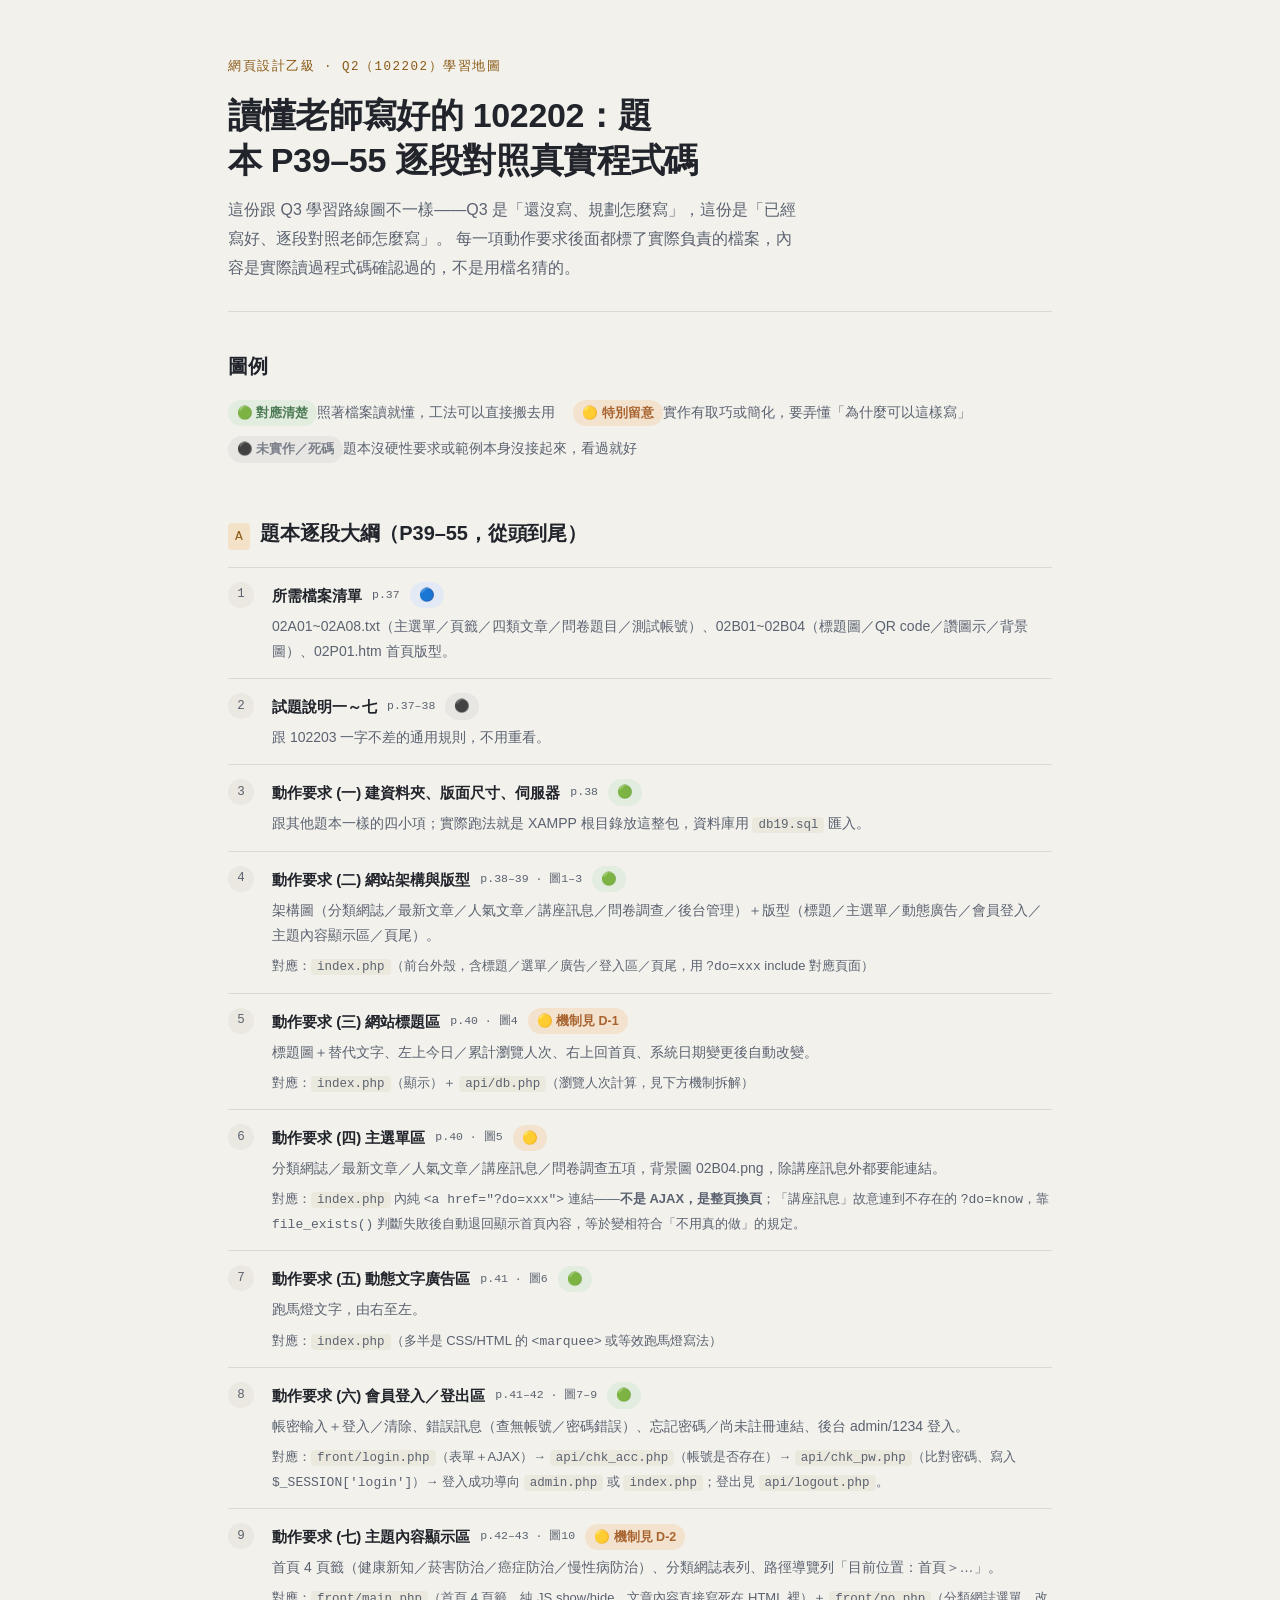
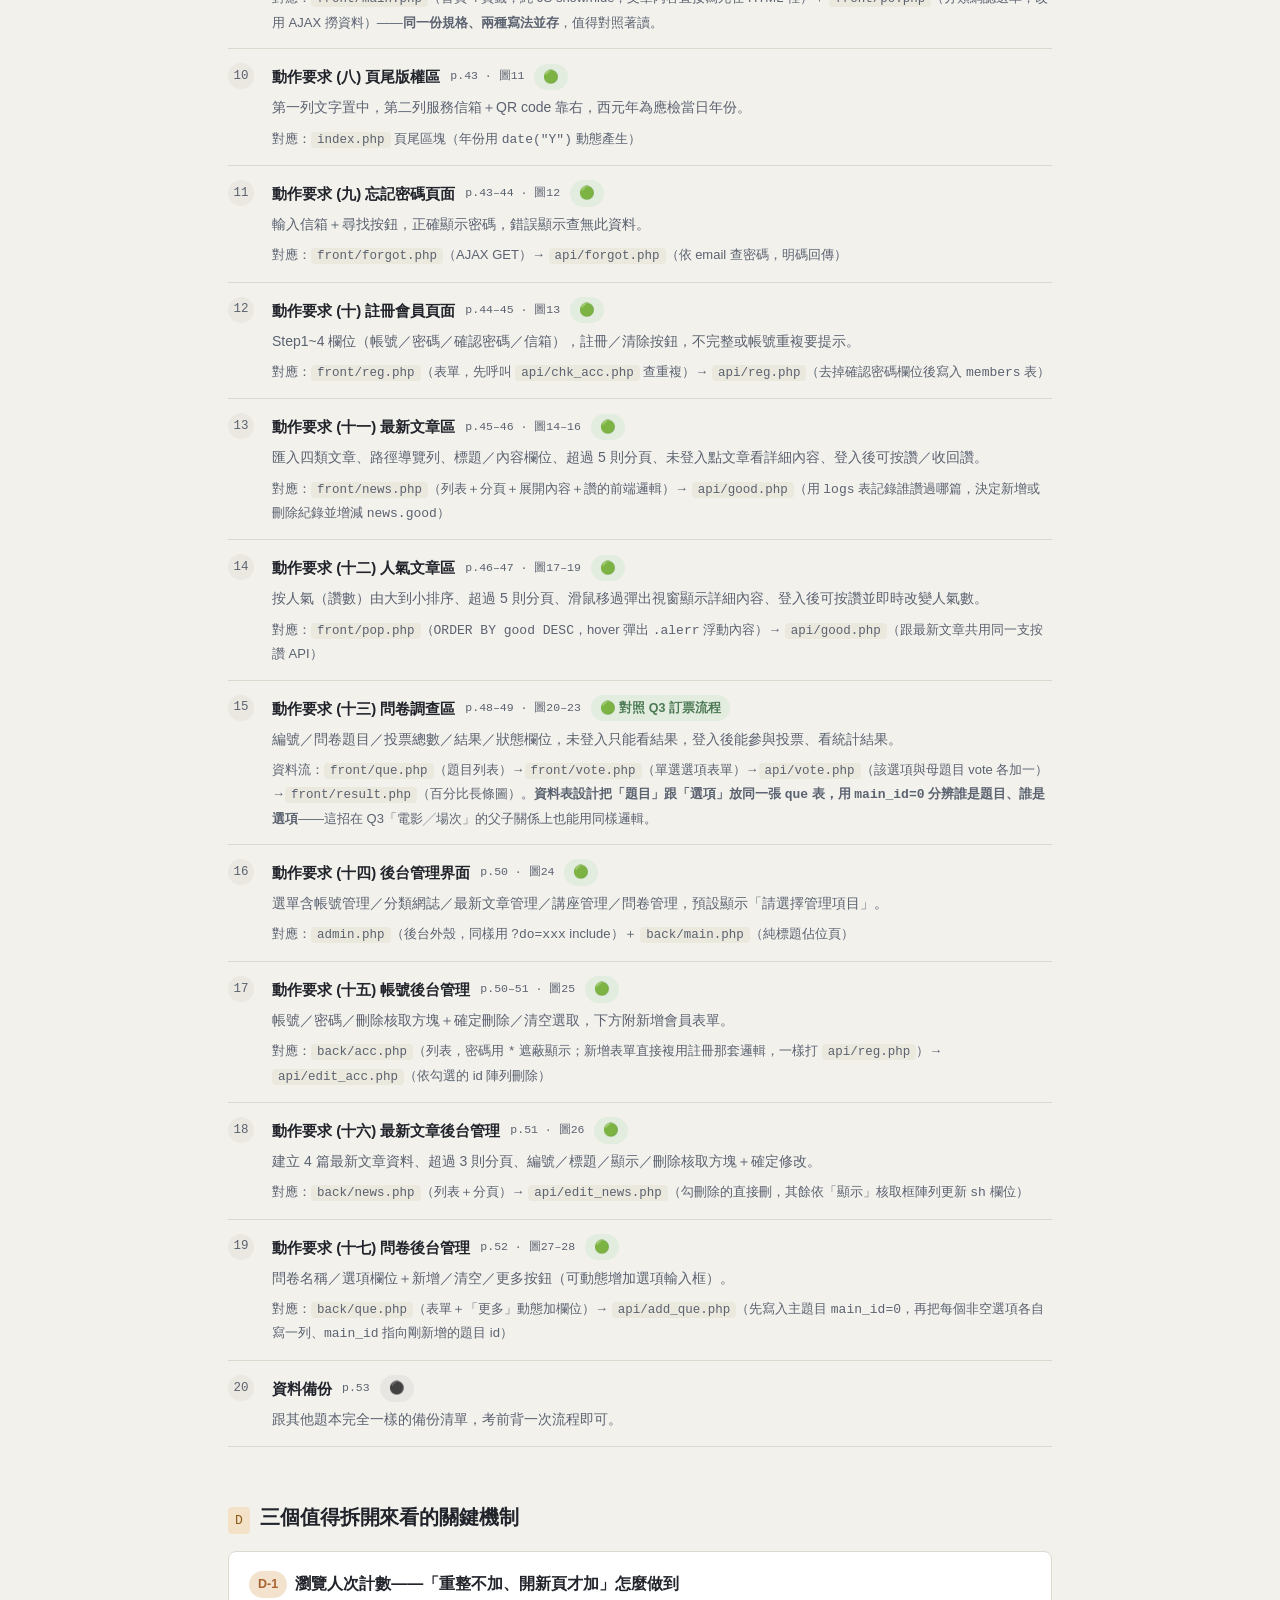
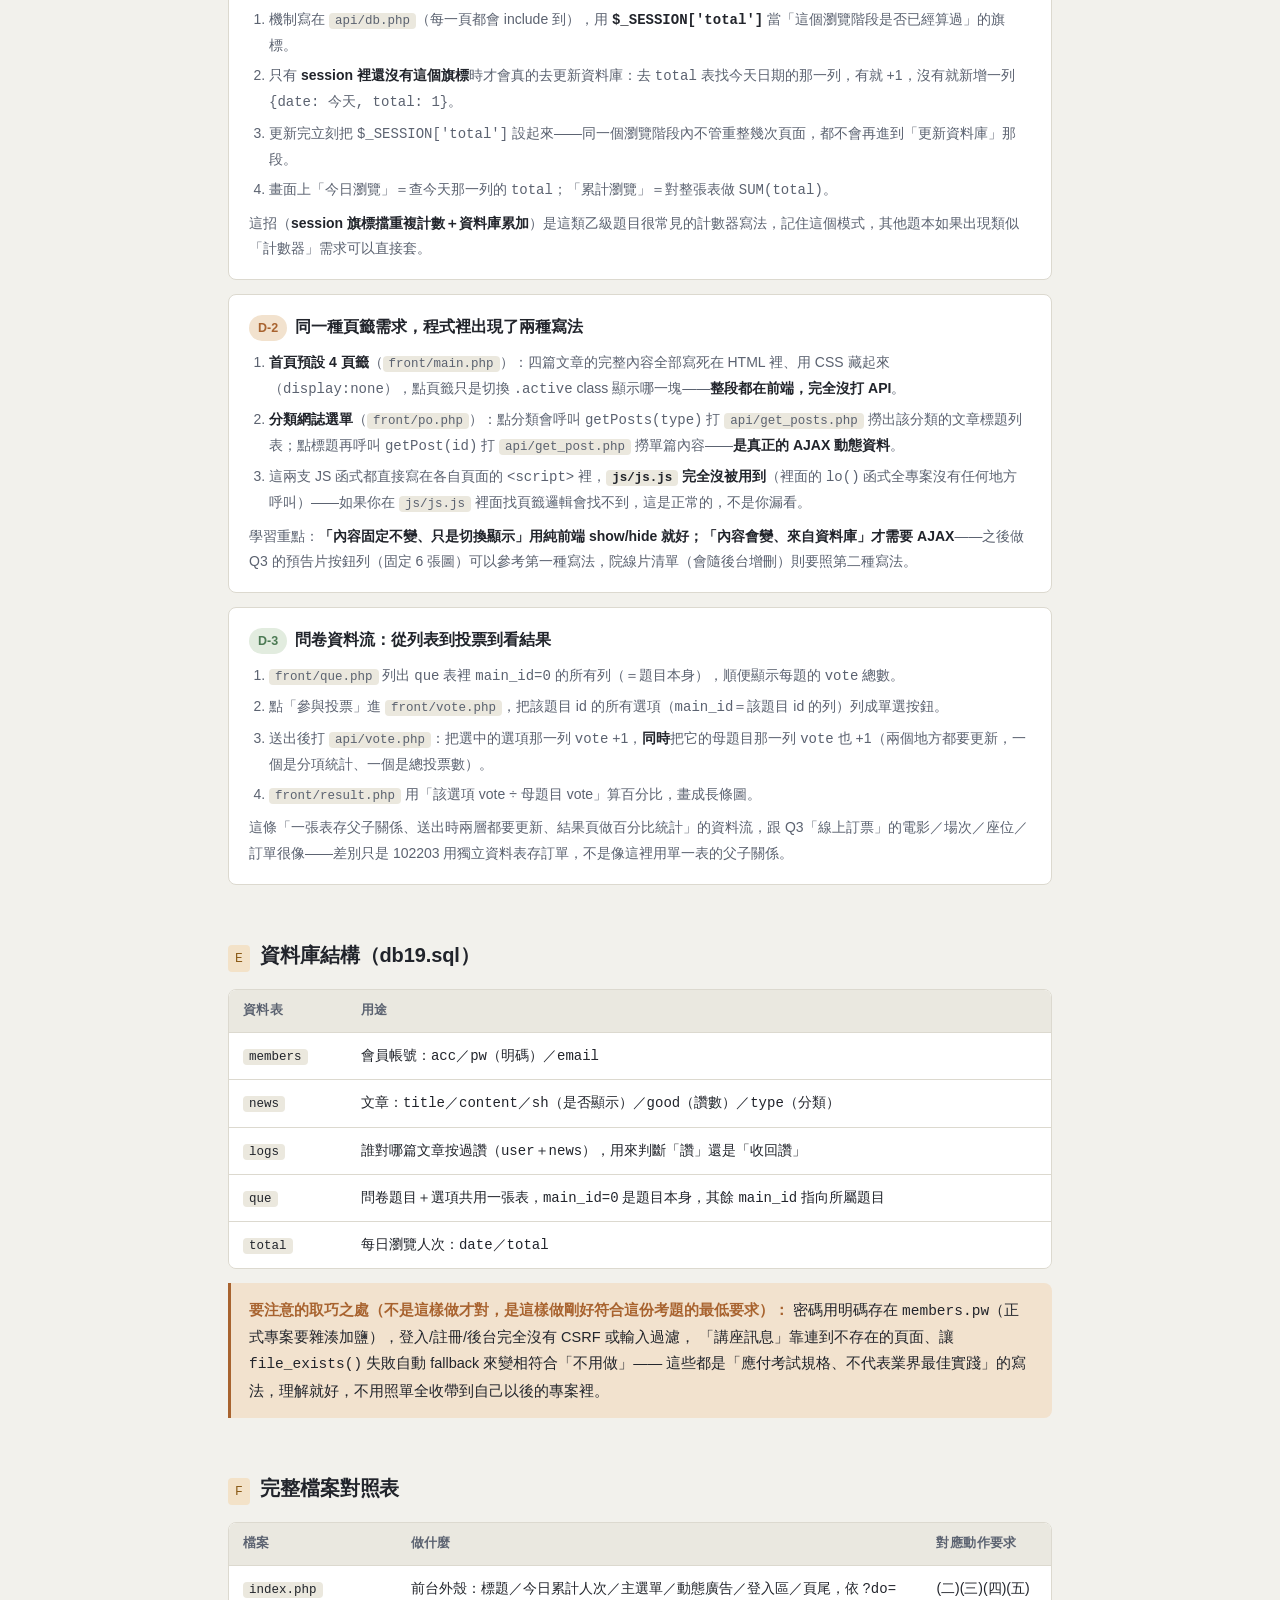
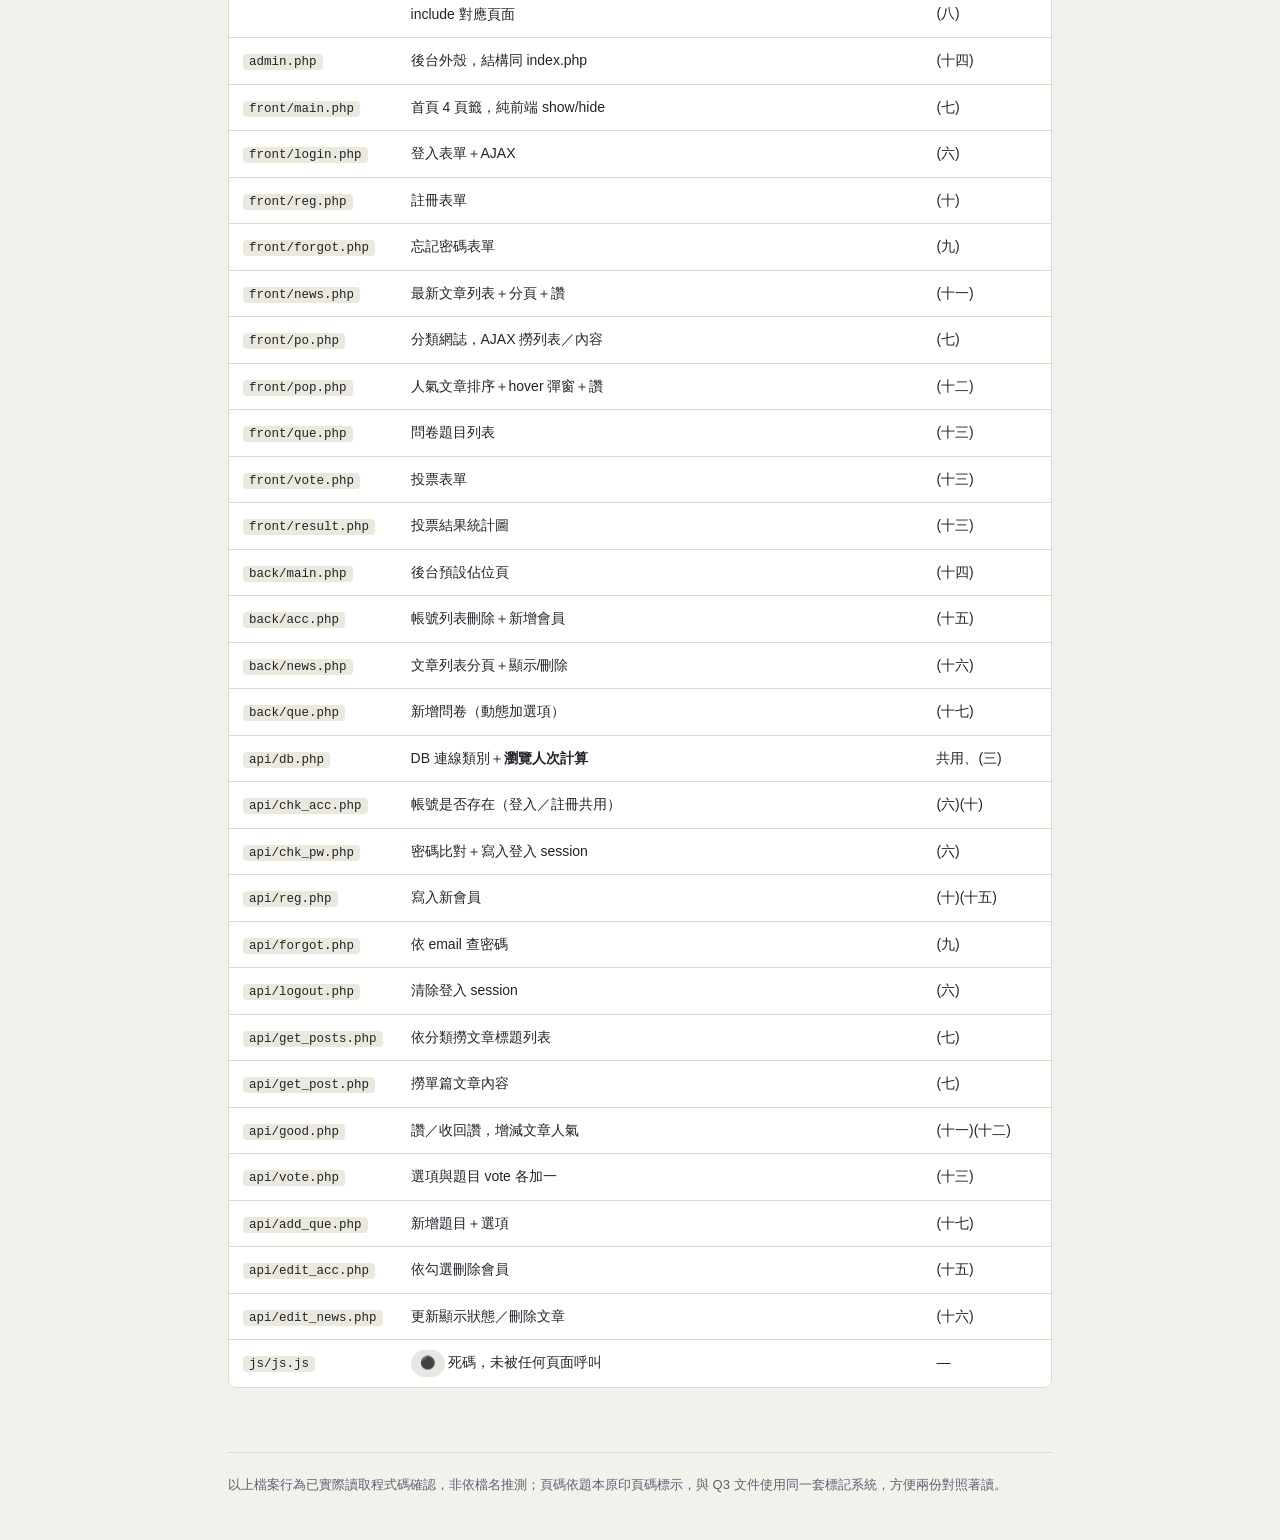
<file: Q2-pra/Q2學習地圖.html>
<!DOCTYPE html>
<html lang="zh-Hant">
<head>
<meta charset="UTF-8">
<meta name="viewport" content="width=device-width, initial-scale=1">
<title>102202 Q2 學習地圖｜題本 P39–55 對照程式碼</title>
<style>
  :root{
    --bg:#f2f1ec;
    --surface:#ffffff;
    --surface-2:#eae8e0;
    --ink:#21242b;
    --ink-dim:#5b6270;
    --line:#dcd9cf;
    --accent:#c9822a;
    --accent-ink:#8a5a16;
    --accent-soft:#f3e2c8;
    --good:#4c7a54;
    --good-soft:#e2ecdf;
    --warn:#a8632f;
    --warn-soft:#f2e2ce;
    --dead:#7a7f8a;
    --dead-soft:#e7e6e2;
    --ref:#4c6fa8;
    --ref-soft:#e3eaf5;
    --code-bg:#ebe8de;
  }
  :root[data-theme="dark"]{
    --bg:#1b1d22;
    --surface:#24262d;
    --surface-2:#2b2e36;
    --ink:#eeeeec;
    --ink-dim:#a7acb8;
    --line:#3a3d46;
    --accent:#e3a75b;
    --accent-ink:#f3d19f;
    --accent-soft:#3a2e1a;
    --good:#8fbf98;
    --good-soft:#22301f;
    --warn:#e0a868;
    --warn-soft:#33281a;
    --dead:#8c8f97;
    --dead-soft:#2b2d32;
    --ref:#84a4de;
    --ref-soft:#20293a;
    --code-bg:#2a2c33;
  }
  @media (prefers-color-scheme: dark){
    :root:not([data-theme="light"]){
      --bg:#1b1d22;
      --surface:#24262d;
      --surface-2:#2b2e36;
      --ink:#eeeeec;
      --ink-dim:#a7acb8;
      --line:#3a3d46;
      --accent:#e3a75b;
      --accent-ink:#f3d19f;
      --accent-soft:#3a2e1a;
      --good:#8fbf98;
      --good-soft:#22301f;
      --warn:#e0a868;
      --warn-soft:#33281a;
      --dead:#8c8f97;
      --dead-soft:#2b2d32;
      --ref:#84a4de;
      --ref-soft:#20293a;
      --code-bg:#2a2c33;
    }
  }

  *{box-sizing:border-box;}
  body{
    margin:0;
    background:var(--bg);
    color:var(--ink);
    font-family:"Noto Sans TC","PingFang TC","Microsoft JhengHei","Segoe UI",sans-serif;
    line-height:1.8;
    -webkit-font-smoothing:antialiased;
  }
  .mono{
    font-family:ui-monospace,SFMono-Regular,"Noto Sans Mono",Menlo,Consolas,monospace;
    font-variant-numeric:tabular-nums;
  }
  .page{max-width:880px;margin:0 auto;padding:56px 28px 96px;}
  header.hero{border-bottom:1px solid var(--line);padding-bottom:28px;margin-bottom:36px;}
  .eyebrow{
    font-family:ui-monospace,SFMono-Regular,"Noto Sans Mono",Menlo,Consolas,monospace;
    font-size:12.5px;letter-spacing:.12em;text-transform:uppercase;
    color:var(--accent-ink);margin:0 0 14px;
  }
  h1{font-size:clamp(26px,4vw,34px);line-height:1.35;margin:0 0 12px;text-wrap:balance;letter-spacing:-.01em;}
  .lede{color:var(--ink-dim);font-size:16px;max-width:64ch;margin:0;}
  section{margin:52px 0;}
  section:first-of-type{margin-top:0;}
  .sec-head{display:flex;align-items:baseline;gap:10px;margin-bottom:16px;}
  .sec-num{
    font-family:ui-monospace,SFMono-Regular,"Noto Sans Mono",Menlo,Consolas,monospace;
    font-size:13px;color:var(--accent-ink);background:var(--accent-soft);
    border-radius:4px;padding:2px 7px;letter-spacing:.02em;
  }
  h2{font-size:20px;margin:0;letter-spacing:-.005em;}
  h3{font-size:16px;margin:0 0 8px;}
  p{margin:0 0 14px;}

  .legend{display:flex;flex-wrap:wrap;gap:10px 18px;font-size:14px;color:var(--ink-dim);}
  .chip{
    display:inline-flex;align-items:center;gap:5px;font-size:12.5px;font-weight:600;
    padding:2px 9px;border-radius:999px;white-space:nowrap;
    print-color-adjust:exact;-webkit-print-color-adjust:exact;
  }
  .chip-good{background:var(--good-soft);color:var(--good);}
  .chip-warn{background:var(--warn-soft);color:var(--warn);}
  .chip-dead{background:var(--dead-soft);color:var(--dead);}
  .chip-ref{background:var(--ref-soft);color:var(--ref);}

  .callout{
    border-left:3px solid var(--accent);background:var(--accent-soft);
    border-radius:0 8px 8px 0;padding:14px 18px;font-size:14.5px;color:var(--ink);
  }
  .callout b{color:var(--accent-ink);}
  .callout.warn{border-left-color:var(--warn);background:var(--warn-soft);}
  .callout.warn b{color:var(--warn);}

  .table-wrap{overflow-x:auto;border:1px solid var(--line);border-radius:8px;margin-bottom:14px;}
  table{border-collapse:collapse;width:100%;min-width:640px;font-size:14px;background:var(--surface);}
  th,td{text-align:left;padding:10px 14px;border-bottom:1px solid var(--line);vertical-align:top;}
  thead th{
    background:var(--surface-2);font-size:12.5px;letter-spacing:.03em;text-transform:uppercase;
    color:var(--ink-dim);font-family:ui-monospace,SFMono-Regular,"Noto Sans Mono",Menlo,Consolas,monospace;
    font-weight:600;
  }
  tbody tr:last-child td{border-bottom:none;}
  code.path{
    font-family:ui-monospace,SFMono-Regular,"Noto Sans Mono",Menlo,Consolas,monospace;
    background:var(--code-bg);padding:1px 6px;border-radius:4px;font-size:12.5px;white-space:nowrap;
  }

  ol.outline{list-style:none;margin:0;padding:0;counter-reset:step;}
  ol.outline li{counter-increment:step;position:relative;padding:14px 0 14px 44px;border-top:1px solid var(--line);}
  ol.outline li:last-child{border-bottom:1px solid var(--line);}
  ol.outline li::before{
    content:counter(step);position:absolute;left:0;top:14px;width:26px;height:26px;border-radius:50%;
    background:var(--surface-2);color:var(--ink-dim);
    font-family:ui-monospace,SFMono-Regular,"Noto Sans Mono",Menlo,Consolas,monospace;
    font-size:12.5px;display:flex;align-items:center;justify-content:center;
  }
  .outline-head{display:flex;flex-wrap:wrap;align-items:center;gap:8px 10px;margin-bottom:5px;}
  .outline-title{font-weight:700;font-size:15px;}
  .outline-page{
    font-family:ui-monospace,SFMono-Regular,"Noto Sans Mono",Menlo,Consolas,monospace;
    font-size:11.5px;color:var(--ink-dim);
  }
  .outline-body{margin:0;color:var(--ink-dim);font-size:14px;}
  .outline-body b{color:var(--ink);font-weight:600;}
  .outline-file{margin:6px 0 0;font-size:13px;color:var(--ink-dim);}

  .mech{
    border:1px solid var(--line);border-radius:8px;padding:18px 20px;margin-bottom:14px;background:var(--surface);
  }
  .mech h3{display:flex;align-items:center;gap:8px;}
  .mech ol{margin:8px 0 0;padding-left:20px;font-size:14px;color:var(--ink-dim);}
  .mech ol li{margin-bottom:5px;}
  .mech ol li b{color:var(--ink);}

  footer.note{margin-top:64px;padding-top:20px;border-top:1px solid var(--line);color:var(--ink-dim);font-size:13px;}
  a{color:var(--ref);}
  a:focus-visible,button:focus-visible{outline:2px solid var(--accent);outline-offset:2px;}

  @media print{
    body{background:#fff;color:#000;}
    .page{max-width:100%;padding:0;}
    .table-wrap,.mech{border-color:#ccc;}
    section{margin:34px 0;page-break-inside:avoid;}
    .chip{print-color-adjust:exact;-webkit-print-color-adjust:exact;}
  }
</style>
</head>
<body>

<div class="page">

  <header class="hero">
    <p class="eyebrow">網頁設計乙級 · Q2（102202）學習地圖</p>
    <h1>讀懂老師寫好的 102202：題本 P39–55 逐段對照真實程式碼</h1>
    <p class="lede">
      這份跟 Q3 學習路線圖不一樣——Q3 是「還沒寫、規劃怎麼寫」，這份是「已經寫好、逐段對照老師怎麼寫」。
      每一項動作要求後面都標了實際負責的檔案，內容是實際讀過程式碼確認過的，不是用檔名猜的。
    </p>
  </header>

  <section id="legend">
    <div class="sec-head"><h2>圖例</h2></div>
    <div class="legend">
      <span><span class="chip chip-good">🟢 對應清楚</span>照著檔案讀就懂，工法可以直接搬去用</span>
      <span><span class="chip chip-warn">🟡 特別留意</span>實作有取巧或簡化，要弄懂「為什麼可以這樣寫」</span>
      <span><span class="chip chip-dead">⚫ 未實作／死碼</span>題本沒硬性要求或範例本身沒接起來，看過就好</span>
    </div>
  </section>

  <section id="outline">
    <div class="sec-head"><span class="sec-num">A</span><h2>題本逐段大綱（P39–55，從頭到尾）</h2></div>
    <ol class="outline">
      <li>
        <div class="outline-head"><span class="outline-title">所需檔案清單</span><span class="outline-page">p.37</span><span class="chip chip-ref">🔵</span></div>
        <p class="outline-body">02A01~02A08.txt（主選單／頁籤／四類文章／問卷題目／測試帳號）、02B01~02B04（標題圖／QR code／讚圖示／背景圖）、02P01.htm 首頁版型。</p>
      </li>
      <li>
        <div class="outline-head"><span class="outline-title">試題說明一～七</span><span class="outline-page">p.37–38</span><span class="chip chip-dead">⚫</span></div>
        <p class="outline-body">跟 102203 一字不差的通用規則，不用重看。</p>
      </li>
      <li>
        <div class="outline-head"><span class="outline-title">動作要求 (一) 建資料夾、版面尺寸、伺服器</span><span class="outline-page">p.38</span><span class="chip chip-good">🟢</span></div>
        <p class="outline-body">跟其他題本一樣的四小項；實際跑法就是 XAMPP 根目錄放這整包，資料庫用 <code class="path">db19.sql</code> 匯入。</p>
      </li>
      <li>
        <div class="outline-head"><span class="outline-title">動作要求 (二) 網站架構與版型</span><span class="outline-page">p.38–39 · 圖1–3</span><span class="chip chip-good">🟢</span></div>
        <p class="outline-body">架構圖（分類網誌／最新文章／人氣文章／講座訊息／問卷調查／後台管理）＋版型（標題／主選單／動態廣告／會員登入／主題內容顯示區／頁尾）。</p>
        <p class="outline-file">對應：<code class="path">index.php</code>（前台外殼，含標題／選單／廣告／登入區／頁尾，用 <span class="mono">?do=xxx</span> include 對應頁面）</p>
      </li>
      <li>
        <div class="outline-head"><span class="outline-title">動作要求 (三) 網站標題區</span><span class="outline-page">p.40 · 圖4</span><span class="chip chip-warn">🟡 機制見 D-1</span></div>
        <p class="outline-body">標題圖＋替代文字、左上今日／累計瀏覽人次、右上回首頁、系統日期變更後自動改變。</p>
        <p class="outline-file">對應：<code class="path">index.php</code>（顯示）＋ <code class="path">api/db.php</code>（瀏覽人次計算，見下方機制拆解）</p>
      </li>
      <li>
        <div class="outline-head"><span class="outline-title">動作要求 (四) 主選單區</span><span class="outline-page">p.40 · 圖5</span><span class="chip chip-warn">🟡</span></div>
        <p class="outline-body">分類網誌／最新文章／人氣文章／講座訊息／問卷調查五項，背景圖 02B04.png，除講座訊息外都要能連結。</p>
        <p class="outline-file">對應：<code class="path">index.php</code> 內純 <span class="mono">&lt;a href="?do=xxx"&gt;</span> 連結——<b>不是 AJAX，是整頁換頁</b>；「講座訊息」故意連到不存在的 <span class="mono">?do=know</span>，靠 <span class="mono">file_exists()</span> 判斷失敗後自動退回顯示首頁內容，等於變相符合「不用真的做」的規定。</p>
      </li>
      <li>
        <div class="outline-head"><span class="outline-title">動作要求 (五) 動態文字廣告區</span><span class="outline-page">p.41 · 圖6</span><span class="chip chip-good">🟢</span></div>
        <p class="outline-body">跑馬燈文字，由右至左。</p>
        <p class="outline-file">對應：<code class="path">index.php</code>（多半是 CSS/HTML 的 <span class="mono">&lt;marquee&gt;</span> 或等效跑馬燈寫法）</p>
      </li>
      <li>
        <div class="outline-head"><span class="outline-title">動作要求 (六) 會員登入／登出區</span><span class="outline-page">p.41–42 · 圖7–9</span><span class="chip chip-good">🟢</span></div>
        <p class="outline-body">帳密輸入＋登入／清除、錯誤訊息（查無帳號／密碼錯誤）、忘記密碼／尚未註冊連結、後台 admin/1234 登入。</p>
        <p class="outline-file">對應：<code class="path">front/login.php</code>（表單＋AJAX）→ <code class="path">api/chk_acc.php</code>（帳號是否存在）→ <code class="path">api/chk_pw.php</code>（比對密碼、寫入 <span class="mono">$_SESSION['login']</span>）→ 登入成功導向 <code class="path">admin.php</code> 或 <code class="path">index.php</code>；登出見 <code class="path">api/logout.php</code>。</p>
      </li>
      <li>
        <div class="outline-head"><span class="outline-title">動作要求 (七) 主題內容顯示區</span><span class="outline-page">p.42–43 · 圖10</span><span class="chip chip-warn">🟡 機制見 D-2</span></div>
        <p class="outline-body">首頁 4 頁籤（健康新知／菸害防治／癌症防治／慢性病防治）、分類網誌表列、路徑導覽列「目前位置：首頁＞…」。</p>
        <p class="outline-file">對應：<code class="path">front/main.php</code>（首頁 4 頁籤，純 JS show/hide，文章內容直接寫死在 HTML 裡）＋ <code class="path">front/po.php</code>（分類網誌選單，改用 AJAX 撈資料）——<b>同一份規格、兩種寫法並存</b>，值得對照著讀。</p>
      </li>
      <li>
        <div class="outline-head"><span class="outline-title">動作要求 (八) 頁尾版權區</span><span class="outline-page">p.43 · 圖11</span><span class="chip chip-good">🟢</span></div>
        <p class="outline-body">第一列文字置中，第二列服務信箱＋QR code 靠右，西元年為應檢當日年份。</p>
        <p class="outline-file">對應：<code class="path">index.php</code> 頁尾區塊（年份用 <span class="mono">date("Y")</span> 動態產生）</p>
      </li>
      <li>
        <div class="outline-head"><span class="outline-title">動作要求 (九) 忘記密碼頁面</span><span class="outline-page">p.43–44 · 圖12</span><span class="chip chip-good">🟢</span></div>
        <p class="outline-body">輸入信箱＋尋找按鈕，正確顯示密碼，錯誤顯示查無此資料。</p>
        <p class="outline-file">對應：<code class="path">front/forgot.php</code>（AJAX GET）→ <code class="path">api/forgot.php</code>（依 email 查密碼，明碼回傳）</p>
      </li>
      <li>
        <div class="outline-head"><span class="outline-title">動作要求 (十) 註冊會員頁面</span><span class="outline-page">p.44–45 · 圖13</span><span class="chip chip-good">🟢</span></div>
        <p class="outline-body">Step1~4 欄位（帳號／密碼／確認密碼／信箱），註冊／清除按鈕，不完整或帳號重複要提示。</p>
        <p class="outline-file">對應：<code class="path">front/reg.php</code>（表單，先呼叫 <code class="path">api/chk_acc.php</code> 查重複）→ <code class="path">api/reg.php</code>（去掉確認密碼欄位後寫入 <span class="mono">members</span> 表）</p>
      </li>
      <li>
        <div class="outline-head"><span class="outline-title">動作要求 (十一) 最新文章區</span><span class="outline-page">p.45–46 · 圖14–16</span><span class="chip chip-good">🟢</span></div>
        <p class="outline-body">匯入四類文章、路徑導覽列、標題／內容欄位、超過 5 則分頁、未登入點文章看詳細內容、登入後可按讚／收回讚。</p>
        <p class="outline-file">對應：<code class="path">front/news.php</code>（列表＋分頁＋展開內容＋讚的前端邏輯）→ <code class="path">api/good.php</code>（用 <span class="mono">logs</span> 表記錄誰讚過哪篇，決定新增或刪除紀錄並增減 <span class="mono">news.good</span>）</p>
      </li>
      <li>
        <div class="outline-head"><span class="outline-title">動作要求 (十二) 人氣文章區</span><span class="outline-page">p.46–47 · 圖17–19</span><span class="chip chip-good">🟢</span></div>
        <p class="outline-body">按人氣（讚數）由大到小排序、超過 5 則分頁、滑鼠移過彈出視窗顯示詳細內容、登入後可按讚並即時改變人氣數。</p>
        <p class="outline-file">對應：<code class="path">front/pop.php</code>（<span class="mono">ORDER BY good DESC</span>，hover 彈出 <span class="mono">.alerr</span> 浮動內容）→ <code class="path">api/good.php</code>（跟最新文章共用同一支按讚 API）</p>
      </li>
      <li>
        <div class="outline-head"><span class="outline-title">動作要求 (十三) 問卷調查區</span><span class="outline-page">p.48–49 · 圖20–23</span><span class="chip chip-good">🟢 對照 Q3 訂票流程</span></div>
        <p class="outline-body">編號／問卷題目／投票總數／結果／狀態欄位，未登入只能看結果，登入後能參與投票、看統計結果。</p>
        <p class="outline-file">資料流：<code class="path">front/que.php</code>（題目列表）→<code class="path">front/vote.php</code>（單選選項表單）→<code class="path">api/vote.php</code>（該選項與母題目 vote 各加一）→<code class="path">front/result.php</code>（百分比長條圖）。<b>資料表設計把「題目」跟「選項」放同一張 <span class="mono">que</span> 表，用 <span class="mono">main_id=0</span> 分辨誰是題目、誰是選項</b>——這招在 Q3「電影╱場次」的父子關係上也能用同樣邏輯。</p>
      </li>
      <li>
        <div class="outline-head"><span class="outline-title">動作要求 (十四) 後台管理界面</span><span class="outline-page">p.50 · 圖24</span><span class="chip chip-good">🟢</span></div>
        <p class="outline-body">選單含帳號管理／分類網誌／最新文章管理／講座管理／問卷管理，預設顯示「請選擇管理項目」。</p>
        <p class="outline-file">對應：<code class="path">admin.php</code>（後台外殼，同樣用 <span class="mono">?do=xxx</span> include）＋ <code class="path">back/main.php</code>（純標題佔位頁）</p>
      </li>
      <li>
        <div class="outline-head"><span class="outline-title">動作要求 (十五) 帳號後台管理</span><span class="outline-page">p.50–51 · 圖25</span><span class="chip chip-good">🟢</span></div>
        <p class="outline-body">帳號／密碼／刪除核取方塊＋確定刪除／清空選取，下方附新增會員表單。</p>
        <p class="outline-file">對應：<code class="path">back/acc.php</code>（列表，密碼用 <span class="mono">*</span> 遮蔽顯示；新增表單直接複用註冊那套邏輯，一樣打 <code class="path">api/reg.php</code>）→ <code class="path">api/edit_acc.php</code>（依勾選的 id 陣列刪除）</p>
      </li>
      <li>
        <div class="outline-head"><span class="outline-title">動作要求 (十六) 最新文章後台管理</span><span class="outline-page">p.51 · 圖26</span><span class="chip chip-good">🟢</span></div>
        <p class="outline-body">建立 4 篇最新文章資料、超過 3 則分頁、編號／標題／顯示／刪除核取方塊＋確定修改。</p>
        <p class="outline-file">對應：<code class="path">back/news.php</code>（列表＋分頁）→ <code class="path">api/edit_news.php</code>（勾刪除的直接刪，其餘依「顯示」核取框陣列更新 <span class="mono">sh</span> 欄位）</p>
      </li>
      <li>
        <div class="outline-head"><span class="outline-title">動作要求 (十七) 問卷後台管理</span><span class="outline-page">p.52 · 圖27–28</span><span class="chip chip-good">🟢</span></div>
        <p class="outline-body">問卷名稱／選項欄位＋新增／清空／更多按鈕（可動態增加選項輸入框）。</p>
        <p class="outline-file">對應：<code class="path">back/que.php</code>（表單＋「更多」動態加欄位）→ <code class="path">api/add_que.php</code>（先寫入主題目 <span class="mono">main_id=0</span>，再把每個非空選項各自寫一列、<span class="mono">main_id</span> 指向剛新增的題目 id）</p>
      </li>
      <li>
        <div class="outline-head"><span class="outline-title">資料備份</span><span class="outline-page">p.53</span><span class="chip chip-dead">⚫</span></div>
        <p class="outline-body">跟其他題本完全一樣的備份清單，考前背一次流程即可。</p>
      </li>
    </ol>
  </section>

  <section id="mechanisms">
    <div class="sec-head"><span class="sec-num">D</span><h2>三個值得拆開來看的關鍵機制</h2></div>

    <div class="mech">
      <h3><span class="chip chip-warn">D-1</span>瀏覽人次計數——「重整不加、開新頁才加」怎麼做到</h3>
      <ol>
        <li>機制寫在 <code class="path">api/db.php</code>（每一頁都會 include 到），用 <b><span class="mono">$_SESSION['total']</span></b> 當「這個瀏覽階段是否已經算過」的旗標。</li>
        <li>只有 <b>session 裡還沒有這個旗標</b>時才會真的去更新資料庫：去 <span class="mono">total</span> 表找今天日期的那一列，有就 +1，沒有就新增一列 <span class="mono">{date: 今天, total: 1}</span>。</li>
        <li>更新完立刻把 <span class="mono">$_SESSION['total']</span> 設起來——同一個瀏覽階段內不管重整幾次頁面，都不會再進到「更新資料庫」那段。</li>
        <li>畫面上「今日瀏覽」＝查今天那一列的 <span class="mono">total</span>；「累計瀏覽」＝對整張表做 <span class="mono">SUM(total)</span>。</li>
      </ol>
      <p class="outline-body" style="margin-top:8px">這招（<b>session 旗標擋重複計數＋資料庫累加</b>）是這類乙級題目很常見的計數器寫法，記住這個模式，其他題本如果出現類似「計數器」需求可以直接套。</p>
    </div>

    <div class="mech">
      <h3><span class="chip chip-warn">D-2</span>同一種頁籤需求，程式裡出現了兩種寫法</h3>
      <ol>
        <li><b>首頁預設 4 頁籤</b>（<code class="path">front/main.php</code>）：四篇文章的完整內容全部寫死在 HTML 裡、用 CSS 藏起來（<span class="mono">display:none</span>），點頁籤只是切換 <span class="mono">.active</span> class 顯示哪一塊——<b>整段都在前端，完全沒打 API</b>。</li>
        <li><b>分類網誌選單</b>（<code class="path">front/po.php</code>）：點分類會呼叫 <span class="mono">getPosts(type)</span> 打 <code class="path">api/get_posts.php</code> 撈出該分類的文章標題列表；點標題再呼叫 <span class="mono">getPost(id)</span> 打 <code class="path">api/get_post.php</code> 撈單篇內容——<b>是真正的 AJAX 動態資料</b>。</li>
        <li>這兩支 JS 函式都直接寫在各自頁面的 <span class="mono">&lt;script&gt;</span> 裡，<b><code class="path">js/js.js</code> 完全沒被用到</b>（裡面的 <span class="mono">lo()</span> 函式全專案沒有任何地方呼叫）——如果你在 <code class="path">js/js.js</code> 裡面找頁籤邏輯會找不到，這是正常的，不是你漏看。</li>
      </ol>
      <p class="outline-body" style="margin-top:8px">學習重點：<b>「內容固定不變、只是切換顯示」用純前端 show/hide 就好；「內容會變、來自資料庫」才需要 AJAX</b>——之後做 Q3 的預告片按鈕列（固定 6 張圖）可以參考第一種寫法，院線片清單（會隨後台增刪）則要照第二種寫法。</p>
    </div>

    <div class="mech">
      <h3><span class="chip chip-good">D-3</span>問卷資料流：從列表到投票到看結果</h3>
      <ol>
        <li><code class="path">front/que.php</code> 列出 <span class="mono">que</span> 表裡 <span class="mono">main_id=0</span> 的所有列（＝題目本身），順便顯示每題的 <span class="mono">vote</span> 總數。</li>
        <li>點「參與投票」進 <code class="path">front/vote.php</code>，把該題目 id 的所有選項（<span class="mono">main_id</span>＝該題目 id 的列）列成單選按鈕。</li>
        <li>送出後打 <code class="path">api/vote.php</code>：把選中的選項那一列 <span class="mono">vote</span> +1，<b>同時</b>把它的母題目那一列 <span class="mono">vote</span> 也 +1（兩個地方都要更新，一個是分項統計、一個是總投票數）。</li>
        <li><code class="path">front/result.php</code> 用「該選項 vote ÷ 母題目 vote」算百分比，畫成長條圖。</li>
      </ol>
      <p class="outline-body" style="margin-top:8px">這條「一張表存父子關係、送出時兩層都要更新、結果頁做百分比統計」的資料流，跟 Q3「線上訂票」的電影／場次／座位／訂單很像——差別只是 102203 用獨立資料表存訂單，不是像這裡用單一表的父子關係。</p>
    </div>
  </section>

  <section id="db">
    <div class="sec-head"><span class="sec-num">E</span><h2>資料庫結構（db19.sql）</h2></div>
    <div class="table-wrap">
      <table>
        <thead><tr><th>資料表</th><th>用途</th></tr></thead>
        <tbody>
          <tr><td><code class="path">members</code></td><td>會員帳號：<span class="mono">acc</span>／<span class="mono">pw</span>（明碼）／<span class="mono">email</span></td></tr>
          <tr><td><code class="path">news</code></td><td>文章：<span class="mono">title</span>／<span class="mono">content</span>／<span class="mono">sh</span>（是否顯示）／<span class="mono">good</span>（讚數）／<span class="mono">type</span>（分類）</td></tr>
          <tr><td><code class="path">logs</code></td><td>誰對哪篇文章按過讚（<span class="mono">user</span>＋<span class="mono">news</span>），用來判斷「讚」還是「收回讚」</td></tr>
          <tr><td><code class="path">que</code></td><td>問卷題目＋選項共用一張表，<span class="mono">main_id=0</span> 是題目本身，其餘 <span class="mono">main_id</span> 指向所屬題目</td></tr>
          <tr><td><code class="path">total</code></td><td>每日瀏覽人次：<span class="mono">date</span>／<span class="mono">total</span></td></tr>
        </tbody>
      </table>
    </div>
    <div class="callout warn">
      <b>要注意的取巧之處（不是這樣做才對，是這樣做剛好符合這份考題的最低要求）：</b>
      密碼用明碼存在 <span class="mono">members.pw</span>（正式專案要雜湊加鹽），登入/註冊/後台完全沒有 CSRF 或輸入過濾，
      「講座訊息」靠連到不存在的頁面、讓 <span class="mono">file_exists()</span> 失敗自動 fallback 來變相符合「不用做」——
      這些都是「應付考試規格、不代表業界最佳實踐」的寫法，理解就好，不用照單全收帶到自己以後的專案裡。
    </div>
  </section>

  <section id="filemap">
    <div class="sec-head"><span class="sec-num">F</span><h2>完整檔案對照表</h2></div>
    <div class="table-wrap">
      <table>
        <thead><tr><th>檔案</th><th>做什麼</th><th>對應動作要求</th></tr></thead>
        <tbody>
          <tr><td><code class="path">index.php</code></td><td>前台外殼：標題／今日累計人次／主選單／動態廣告／登入區／頁尾，依 <span class="mono">?do=</span> include 對應頁面</td><td>(二)(三)(四)(五)(八)</td></tr>
          <tr><td><code class="path">admin.php</code></td><td>後台外殼，結構同 index.php</td><td>(十四)</td></tr>
          <tr><td><code class="path">front/main.php</code></td><td>首頁 4 頁籤，純前端 show/hide</td><td>(七)</td></tr>
          <tr><td><code class="path">front/login.php</code></td><td>登入表單＋AJAX</td><td>(六)</td></tr>
          <tr><td><code class="path">front/reg.php</code></td><td>註冊表單</td><td>(十)</td></tr>
          <tr><td><code class="path">front/forgot.php</code></td><td>忘記密碼表單</td><td>(九)</td></tr>
          <tr><td><code class="path">front/news.php</code></td><td>最新文章列表＋分頁＋讚</td><td>(十一)</td></tr>
          <tr><td><code class="path">front/po.php</code></td><td>分類網誌，AJAX 撈列表／內容</td><td>(七)</td></tr>
          <tr><td><code class="path">front/pop.php</code></td><td>人氣文章排序＋hover 彈窗＋讚</td><td>(十二)</td></tr>
          <tr><td><code class="path">front/que.php</code></td><td>問卷題目列表</td><td>(十三)</td></tr>
          <tr><td><code class="path">front/vote.php</code></td><td>投票表單</td><td>(十三)</td></tr>
          <tr><td><code class="path">front/result.php</code></td><td>投票結果統計圖</td><td>(十三)</td></tr>
          <tr><td><code class="path">back/main.php</code></td><td>後台預設佔位頁</td><td>(十四)</td></tr>
          <tr><td><code class="path">back/acc.php</code></td><td>帳號列表刪除＋新增會員</td><td>(十五)</td></tr>
          <tr><td><code class="path">back/news.php</code></td><td>文章列表分頁＋顯示/刪除</td><td>(十六)</td></tr>
          <tr><td><code class="path">back/que.php</code></td><td>新增問卷（動態加選項）</td><td>(十七)</td></tr>
          <tr><td><code class="path">api/db.php</code></td><td>DB 連線類別＋<b>瀏覽人次計算</b></td><td>共用、(三)</td></tr>
          <tr><td><code class="path">api/chk_acc.php</code></td><td>帳號是否存在（登入／註冊共用）</td><td>(六)(十)</td></tr>
          <tr><td><code class="path">api/chk_pw.php</code></td><td>密碼比對＋寫入登入 session</td><td>(六)</td></tr>
          <tr><td><code class="path">api/reg.php</code></td><td>寫入新會員</td><td>(十)(十五)</td></tr>
          <tr><td><code class="path">api/forgot.php</code></td><td>依 email 查密碼</td><td>(九)</td></tr>
          <tr><td><code class="path">api/logout.php</code></td><td>清除登入 session</td><td>(六)</td></tr>
          <tr><td><code class="path">api/get_posts.php</code></td><td>依分類撈文章標題列表</td><td>(七)</td></tr>
          <tr><td><code class="path">api/get_post.php</code></td><td>撈單篇文章內容</td><td>(七)</td></tr>
          <tr><td><code class="path">api/good.php</code></td><td>讚／收回讚，增減文章人氣</td><td>(十一)(十二)</td></tr>
          <tr><td><code class="path">api/vote.php</code></td><td>選項與題目 vote 各加一</td><td>(十三)</td></tr>
          <tr><td><code class="path">api/add_que.php</code></td><td>新增題目＋選項</td><td>(十七)</td></tr>
          <tr><td><code class="path">api/edit_acc.php</code></td><td>依勾選刪除會員</td><td>(十五)</td></tr>
          <tr><td><code class="path">api/edit_news.php</code></td><td>更新顯示狀態／刪除文章</td><td>(十六)</td></tr>
          <tr><td><code class="path">js/js.js</code></td><td><span class="chip chip-dead" style="margin-left:0">⚫</span> 死碼，未被任何頁面呼叫</td><td>—</td></tr>
        </tbody>
      </table>
    </div>
  </section>

  <footer class="note">
    以上檔案行為已實際讀取程式碼確認，非依檔名推測；頁碼依題本原印頁碼標示，與 Q3 文件使用同一套標記系統，方便兩份對照著讀。
  </footer>

</div>
</body>
</html>
</file>
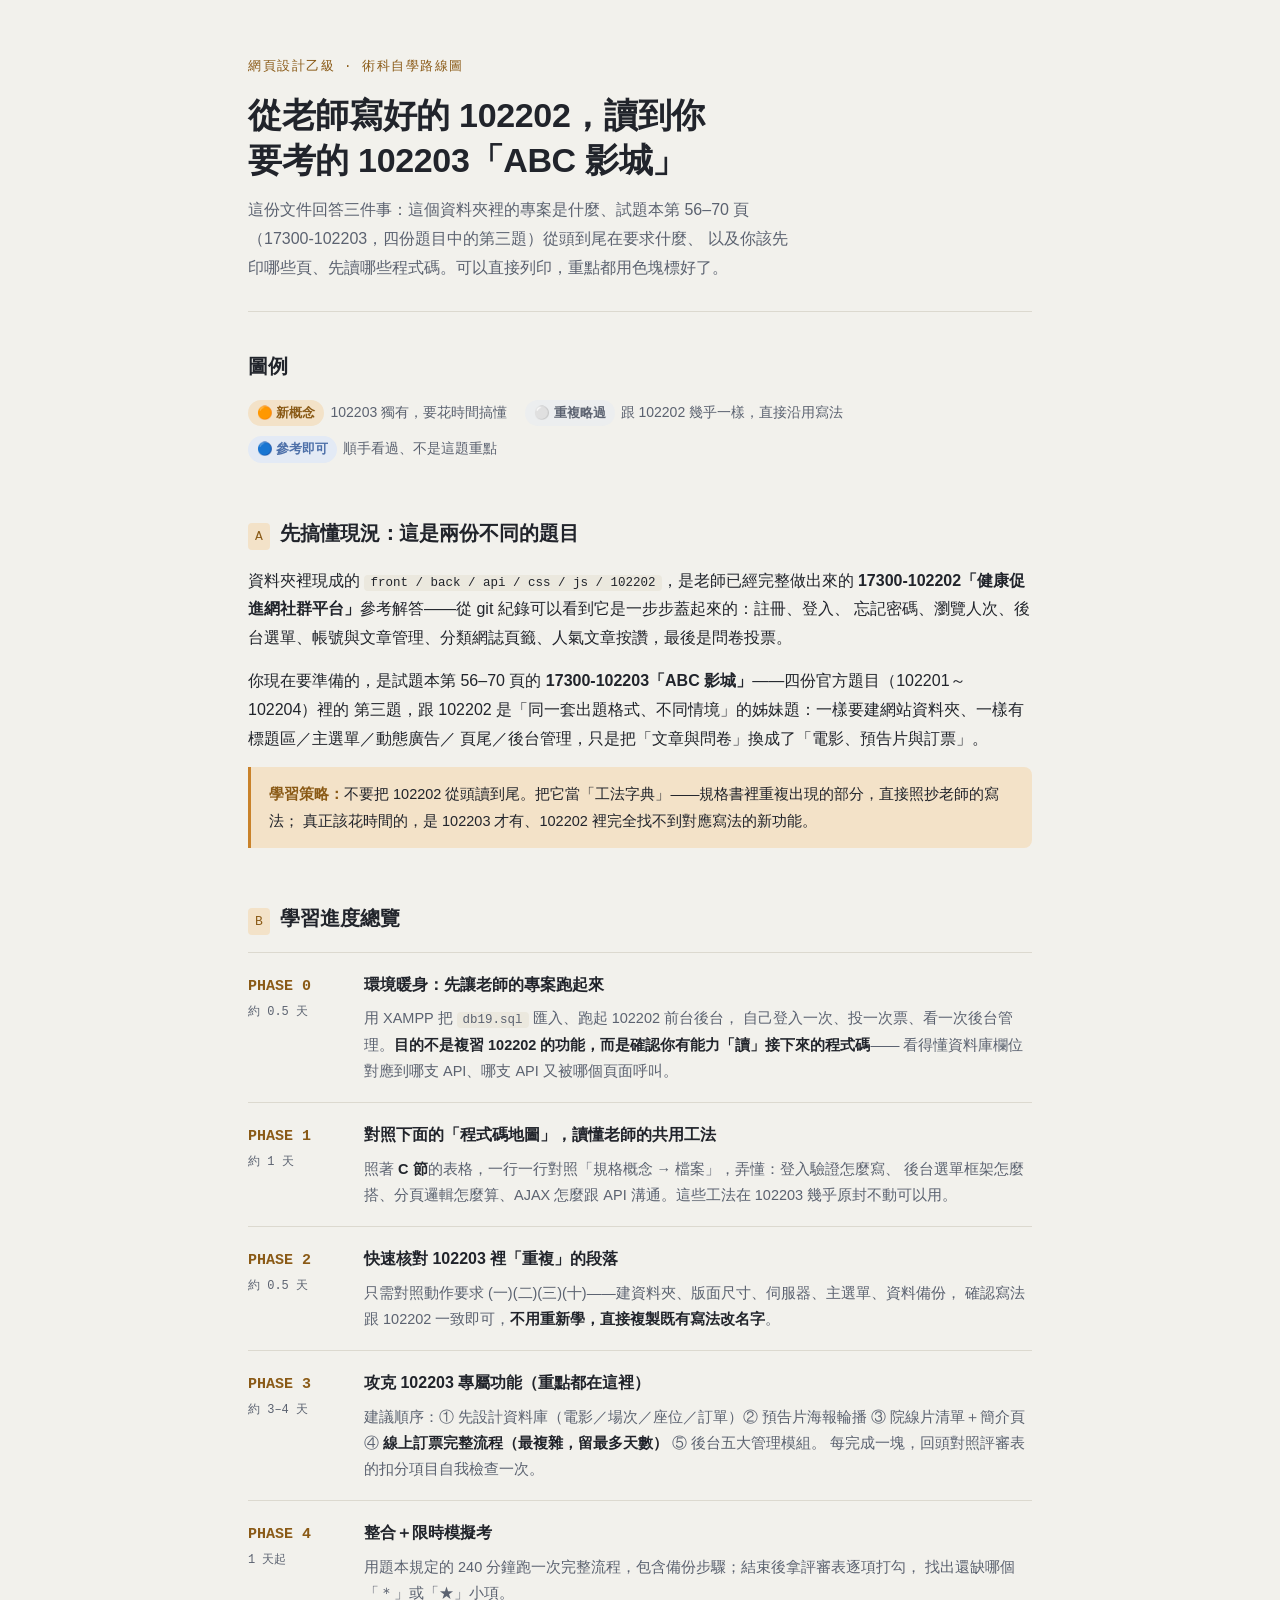
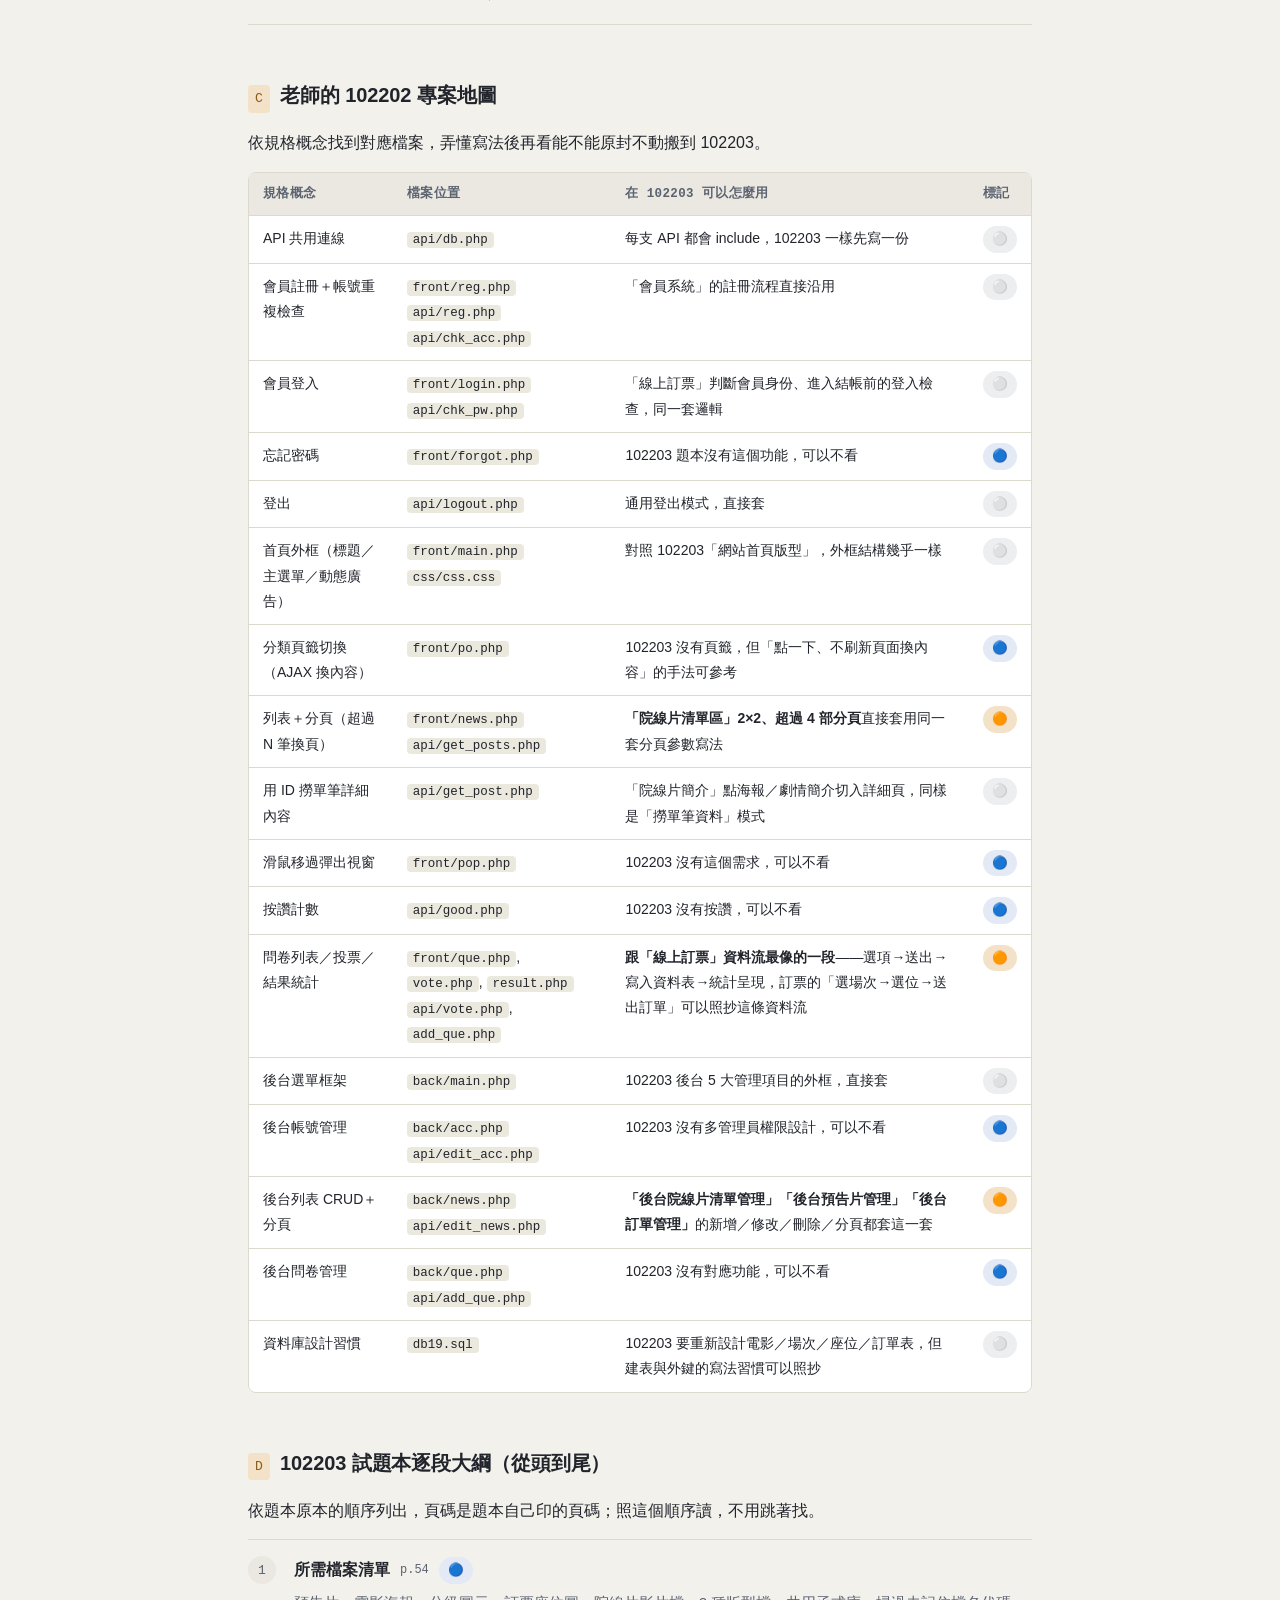
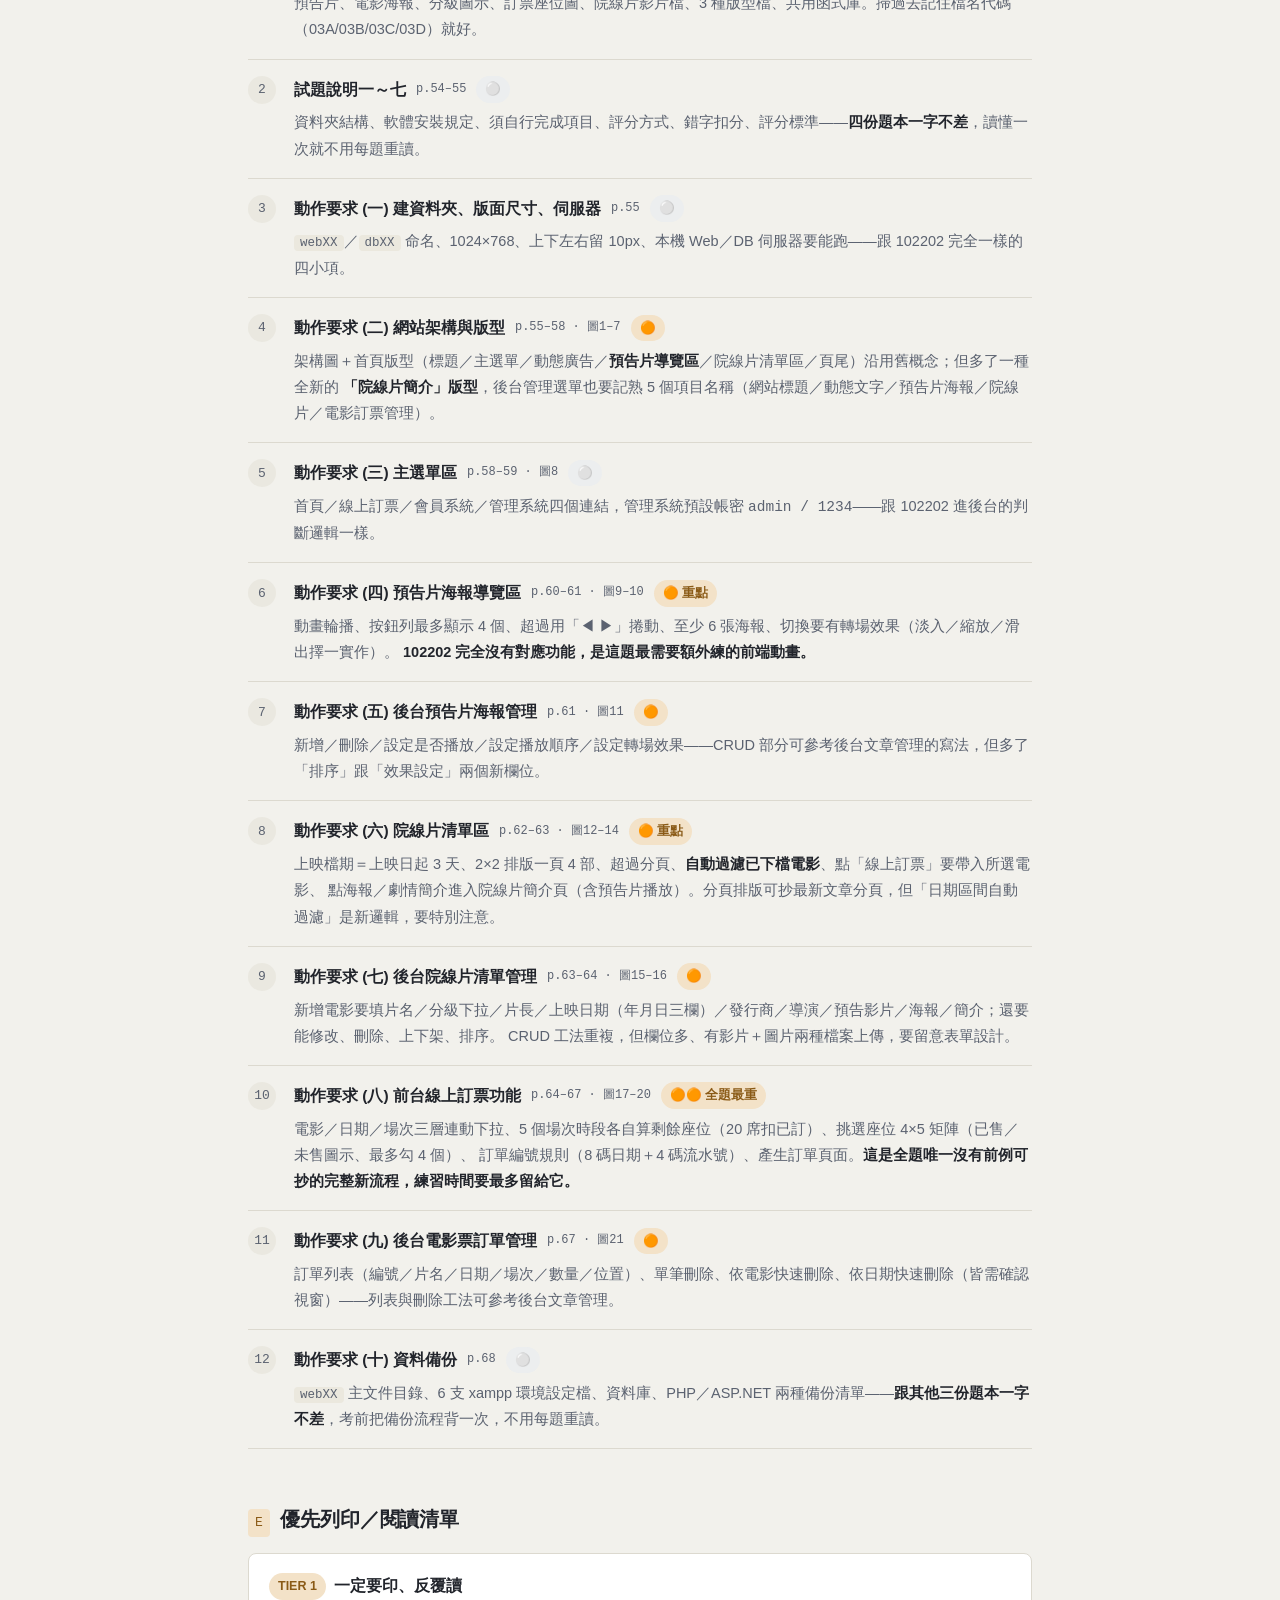
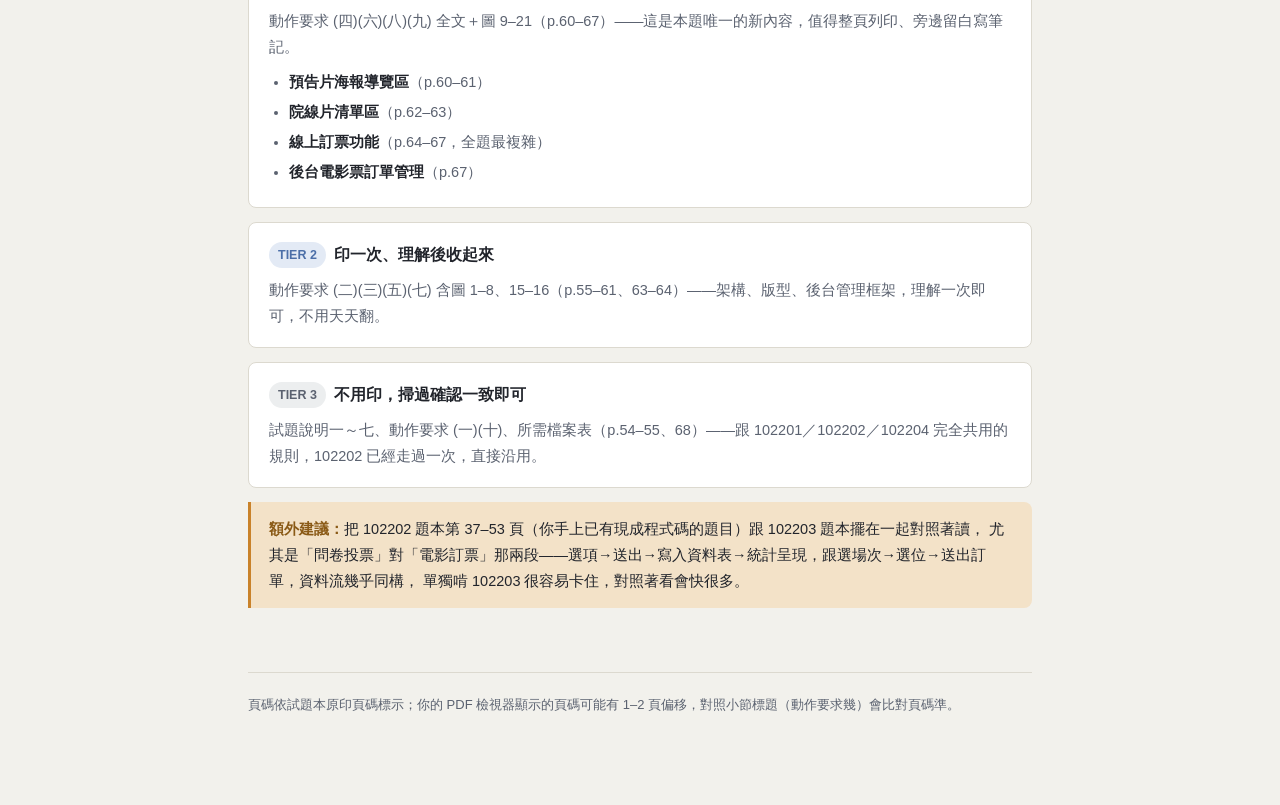
<file: Q3-pra/Q3學習路線圖.html>
<!DOCTYPE html>
<html lang="zh-Hant">
<head>
<meta charset="UTF-8">
<meta name="viewport" content="width=device-width, initial-scale=1">
<title>102202 → 102203 術科學習路線圖</title>
<style>
  :root{
    --bg:#f2f1ec;
    --surface:#ffffff;
    --surface-2:#eae8e0;
    --ink:#21242b;
    --ink-dim:#5b6270;
    --line:#dcd9cf;
    --accent:#c9822a;
    --accent-ink:#8a5a16;
    --accent-soft:#f3e2c8;
    --skip:#9aa0ac;
    --skip-soft:#eceeef;
    --ref:#4c6fa8;
    --ref-soft:#e3eaf5;
    --code-bg:#ebe8de;
  }
  :root[data-theme="dark"]{
    --bg:#1b1d22;
    --surface:#24262d;
    --surface-2:#2b2e36;
    --ink:#eeeeec;
    --ink-dim:#a7acb8;
    --line:#3a3d46;
    --accent:#e3a75b;
    --accent-ink:#f3d19f;
    --accent-soft:#3a2e1a;
    --skip:#7d8493;
    --skip-soft:#2c2f37;
    --ref:#84a4de;
    --ref-soft:#20293a;
    --code-bg:#2a2c33;
  }
  @media (prefers-color-scheme: dark){
    :root:not([data-theme="light"]){
      --bg:#1b1d22;
      --surface:#24262d;
      --surface-2:#2b2e36;
      --ink:#eeeeec;
      --ink-dim:#a7acb8;
      --line:#3a3d46;
      --accent:#e3a75b;
      --accent-ink:#f3d19f;
      --accent-soft:#3a2e1a;
      --skip:#7d8493;
      --skip-soft:#2c2f37;
      --ref:#84a4de;
      --ref-soft:#20293a;
      --code-bg:#2a2c33;
    }
  }

  *{box-sizing:border-box;}
  body{
    margin:0;
    background:var(--bg);
    color:var(--ink);
    font-family:"Noto Sans TC","PingFang TC","Microsoft JhengHei","Segoe UI",sans-serif;
    line-height:1.8;
    -webkit-font-smoothing:antialiased;
  }
  .mono{
    font-family:ui-monospace,SFMono-Regular,"Noto Sans Mono",Menlo,Consolas,monospace;
    font-variant-numeric:tabular-nums;
  }
  .page{
    max-width:840px;
    margin:0 auto;
    padding:56px 28px 96px;
  }
  header.hero{
    border-bottom:1px solid var(--line);
    padding-bottom:28px;
    margin-bottom:36px;
  }
  .eyebrow{
    font-family:ui-monospace,SFMono-Regular,"Noto Sans Mono",Menlo,Consolas,monospace;
    font-size:12.5px;
    letter-spacing:.12em;
    text-transform:uppercase;
    color:var(--accent-ink);
    margin:0 0 14px;
  }
  h1{
    font-size:clamp(26px,4vw,34px);
    line-height:1.35;
    margin:0 0 12px;
    text-wrap:balance;
    letter-spacing:-.01em;
  }
  .lede{
    color:var(--ink-dim);
    font-size:16px;
    max-width:62ch;
    margin:0;
  }
  section{margin:52px 0;}
  section:first-of-type{margin-top:0;}
  .sec-head{
    display:flex;
    align-items:baseline;
    gap:10px;
    margin-bottom:16px;
  }
  .sec-num{
    font-family:ui-monospace,SFMono-Regular,"Noto Sans Mono",Menlo,Consolas,monospace;
    font-size:13px;
    color:var(--accent-ink);
    background:var(--accent-soft);
    border-radius:4px;
    padding:2px 7px;
    letter-spacing:.02em;
  }
  h2{
    font-size:20px;
    margin:0;
    letter-spacing:-.005em;
  }
  p{margin:0 0 14px;}
  .card{
    background:var(--surface);
    border:1px solid var(--line);
    border-radius:8px;
    padding:20px 22px;
  }

  /* legend */
  .legend{
    display:flex;
    flex-wrap:wrap;
    gap:10px 18px;
    font-size:14px;
    color:var(--ink-dim);
  }
  .legend .chip{margin-right:6px;}

  .chip{
    display:inline-flex;
    align-items:center;
    gap:5px;
    font-size:12.5px;
    font-weight:600;
    padding:2px 9px;
    border-radius:999px;
    white-space:nowrap;
    print-color-adjust:exact;
    -webkit-print-color-adjust:exact;
  }
  .chip-new{background:var(--accent-soft);color:var(--accent-ink);}
  .chip-skip{background:var(--skip-soft);color:var(--ink-dim);}
  .chip-ref{background:var(--ref-soft);color:var(--ref);}

  /* phase timeline */
  .phase{
    display:grid;
    grid-template-columns:96px 1fr;
    gap:4px 20px;
    padding:18px 0;
    border-top:1px solid var(--line);
  }
  .phase:last-child{border-bottom:1px solid var(--line);}
  .phase-tag{
    font-family:ui-monospace,SFMono-Regular,"Noto Sans Mono",Menlo,Consolas,monospace;
    font-size:12px;
    color:var(--ink-dim);
    padding-top:2px;
  }
  .phase-tag b{
    display:block;
    color:var(--accent-ink);
    font-size:15px;
    margin-bottom:2px;
  }
  .phase-title{
    font-weight:700;
    margin:0 0 6px;
    font-size:16px;
  }
  .phase-body{color:var(--ink-dim);font-size:14.5px;margin:0;}
  .phase-body b{color:var(--ink);font-weight:600;}

  /* tables */
  .table-wrap{overflow-x:auto;border:1px solid var(--line);border-radius:8px;}
  table{
    border-collapse:collapse;
    width:100%;
    min-width:640px;
    font-size:14px;
    background:var(--surface);
  }
  th,td{
    text-align:left;
    padding:10px 14px;
    border-bottom:1px solid var(--line);
    vertical-align:top;
  }
  thead th{
    background:var(--surface-2);
    font-size:12.5px;
    letter-spacing:.03em;
    text-transform:uppercase;
    color:var(--ink-dim);
    font-family:ui-monospace,SFMono-Regular,"Noto Sans Mono",Menlo,Consolas,monospace;
    font-weight:600;
    position:sticky;
    top:0;
  }
  tbody tr:last-child td{border-bottom:none;}
  code.path{
    font-family:ui-monospace,SFMono-Regular,"Noto Sans Mono",Menlo,Consolas,monospace;
    background:var(--code-bg);
    padding:1px 6px;
    border-radius:4px;
    font-size:12.5px;
    white-space:nowrap;
  }

  /* outline list for the exam booklet walkthrough */
  ol.outline{
    list-style:none;
    margin:0;
    padding:0;
    counter-reset:step;
  }
  ol.outline li{
    counter-increment:step;
    position:relative;
    padding:16px 0 16px 46px;
    border-top:1px solid var(--line);
  }
  ol.outline li:last-child{border-bottom:1px solid var(--line);}
  ol.outline li::before{
    content:counter(step);
    position:absolute;
    left:0;
    top:16px;
    width:28px;
    height:28px;
    border-radius:50%;
    background:var(--surface-2);
    color:var(--ink-dim);
    font-family:ui-monospace,SFMono-Regular,"Noto Sans Mono",Menlo,Consolas,monospace;
    font-size:13px;
    display:flex;
    align-items:center;
    justify-content:center;
  }
  .outline-head{
    display:flex;
    flex-wrap:wrap;
    align-items:center;
    gap:8px 10px;
    margin-bottom:6px;
  }
  .outline-title{font-weight:700;font-size:15.5px;}
  .outline-page{
    font-family:ui-monospace,SFMono-Regular,"Noto Sans Mono",Menlo,Consolas,monospace;
    font-size:12px;
    color:var(--ink-dim);
  }
  .outline-body{margin:0;color:var(--ink-dim);font-size:14.5px;}
  .outline-body b{color:var(--ink);font-weight:600;}

  /* tiers */
  .tier{
    border:1px solid var(--line);
    border-radius:8px;
    padding:18px 20px;
    margin-bottom:14px;
    background:var(--surface);
  }
  .tier h3{
    margin:0 0 8px;
    font-size:15.5px;
    display:flex;
    align-items:center;
    gap:8px;
  }
  .tier p{margin:0;font-size:14.5px;color:var(--ink-dim);}
  .tier ul{margin:8px 0 0;padding-left:20px;font-size:14.5px;color:var(--ink-dim);}
  .tier ul li{margin-bottom:4px;}
  .tier ul li b{color:var(--ink);}

  .callout{
    border-left:3px solid var(--accent);
    background:var(--accent-soft);
    border-radius:0 8px 8px 0;
    padding:14px 18px;
    font-size:14.5px;
    color:var(--ink);
  }
  .callout b{color:var(--accent-ink);}

  footer.note{
    margin-top:64px;
    padding-top:20px;
    border-top:1px solid var(--line);
    color:var(--ink-dim);
    font-size:13px;
  }

  a{color:var(--ref);}
  a:focus-visible, button:focus-visible{outline:2px solid var(--accent);outline-offset:2px;}

  @media print{
    body{background:#fff;color:#000;}
    .page{max-width:100%;padding:0;}
    .card,.tier,.table-wrap{border-color:#ccc;}
    thead th{position:static;}
    section{margin:34px 0;page-break-inside:avoid;}
    .chip{print-color-adjust:exact;-webkit-print-color-adjust:exact;}
  }
</style>
</head>
<body>

<div class="page">

  <header class="hero">
    <p class="eyebrow">網頁設計乙級 · 術科自學路線圖</p>
    <h1>從老師寫好的 102202，讀到你要考的 102203「ABC 影城」</h1>
    <p class="lede">
      這份文件回答三件事：這個資料夾裡的專案是什麼、試題本第 56–70 頁（17300-102203，四份題目中的第三題）從頭到尾在要求什麼、
      以及你該先印哪些頁、先讀哪些程式碼。可以直接列印，重點都用色塊標好了。
    </p>
  </header>

  <section id="legend">
    <div class="sec-head"><h2>圖例</h2></div>
    <div class="legend">
      <span><span class="chip chip-new">🟠 新概念</span>102203 獨有，要花時間搞懂</span>
      <span><span class="chip chip-skip">⚪ 重複略過</span>跟 102202 幾乎一樣，直接沿用寫法</span>
      <span><span class="chip chip-ref">🔵 參考即可</span>順手看過、不是這題重點</span>
    </div>
  </section>

  <section id="orient">
    <div class="sec-head"><span class="sec-num">A</span><h2>先搞懂現況：這是兩份不同的題目</h2></div>
    <p>
      資料夾裡現成的 <code class="path">front / back / api / css / js / 102202</code>，是老師已經完整做出來的
      <b>17300-102202「健康促進網社群平台」</b>參考解答——從 git 紀錄可以看到它是一步步蓋起來的：註冊、登入、
      忘記密碼、瀏覽人次、後台選單、帳號與文章管理、分類網誌頁籤、人氣文章按讚，最後是問卷投票。
    </p>
    <p>
      你現在要準備的，是試題本第 56–70 頁的 <b>17300-102203「ABC 影城」</b>——四份官方題目（102201～102204）裡的
      第三題，跟 102202 是「同一套出題格式、不同情境」的姊妹題：一樣要建網站資料夾、一樣有標題區／主選單／動態廣告／
      頁尾／後台管理，只是把「文章與問卷」換成了「電影、預告片與訂票」。
    </p>
    <div class="callout">
      <b>學習策略：</b>不要把 102202 從頭讀到尾。把它當「工法字典」——規格書裡重複出現的部分，直接照抄老師的寫法；
      真正該花時間的，是 102203 才有、102202 裡完全找不到對應寫法的新功能。
    </div>
  </section>

  <section id="phases">
    <div class="sec-head"><span class="sec-num">B</span><h2>學習進度總覽</h2></div>
    <div class="phase">
      <div class="phase-tag"><b>PHASE 0</b>約 0.5 天</div>
      <div>
        <p class="phase-title">環境暖身：先讓老師的專案跑起來</p>
        <p class="phase-body">用 XAMPP 把 <code class="path">db19.sql</code> 匯入、跑起 102202 前台後台，
          自己登入一次、投一次票、看一次後台管理。<b>目的不是複習 102202 的功能，而是確認你有能力「讀」接下來的程式碼</b>——
          看得懂資料庫欄位對應到哪支 API、哪支 API 又被哪個頁面呼叫。</p>
      </div>
    </div>
    <div class="phase">
      <div class="phase-tag"><b>PHASE 1</b>約 1 天</div>
      <div>
        <p class="phase-title">對照下面的「程式碼地圖」，讀懂老師的共用工法</p>
        <p class="phase-body">照著 <b>C 節</b>的表格，一行一行對照「規格概念 → 檔案」，弄懂：登入驗證怎麼寫、
          後台選單框架怎麼搭、分頁邏輯怎麼算、AJAX 怎麼跟 API 溝通。這些工法在 102203 幾乎原封不動可以用。</p>
      </div>
    </div>
    <div class="phase">
      <div class="phase-tag"><b>PHASE 2</b>約 0.5 天</div>
      <div>
        <p class="phase-title">快速核對 102203 裡「重複」的段落</p>
        <p class="phase-body">只需對照動作要求 (一)(二)(三)(十)——建資料夾、版面尺寸、伺服器、主選單、資料備份，
          確認寫法跟 102202 一致即可，<b>不用重新學，直接複製既有寫法改名字</b>。</p>
      </div>
    </div>
    <div class="phase">
      <div class="phase-tag"><b>PHASE 3</b>約 3–4 天</div>
      <div>
        <p class="phase-title">攻克 102203 專屬功能（重點都在這裡）</p>
        <p class="phase-body">建議順序：① 先設計資料庫（電影／場次／座位／訂單）② 預告片海報輪播
          ③ 院線片清單＋簡介頁 ④ <b>線上訂票完整流程（最複雜，留最多天數）</b> ⑤ 後台五大管理模組。
          每完成一塊，回頭對照評審表的扣分項目自我檢查一次。</p>
      </div>
    </div>
    <div class="phase">
      <div class="phase-tag"><b>PHASE 4</b>1 天起</div>
      <div>
        <p class="phase-title">整合＋限時模擬考</p>
        <p class="phase-body">用題本規定的 240 分鐘跑一次完整流程，包含備份步驟；結束後拿評審表逐項打勾，
          找出還缺哪個「＊」或「★」小項。</p>
      </div>
    </div>
  </section>

  <section id="map">
    <div class="sec-head"><span class="sec-num">C</span><h2>老師的 102202 專案地圖</h2></div>
    <p>依規格概念找到對應檔案，弄懂寫法後再看能不能原封不動搬到 102203。</p>
    <div class="table-wrap">
      <table>
        <thead>
          <tr><th>規格概念</th><th>檔案位置</th><th>在 102203 可以怎麼用</th><th>標記</th></tr>
        </thead>
        <tbody>
          <tr><td>API 共用連線</td><td><code class="path">api/db.php</code></td><td>每支 API 都會 include，102203 一樣先寫一份</td><td><span class="chip chip-skip">⚪</span></td></tr>
          <tr><td>會員註冊＋帳號重複檢查</td><td><code class="path">front/reg.php</code><br><code class="path">api/reg.php</code><br><code class="path">api/chk_acc.php</code></td><td>「會員系統」的註冊流程直接沿用</td><td><span class="chip chip-skip">⚪</span></td></tr>
          <tr><td>會員登入</td><td><code class="path">front/login.php</code><br><code class="path">api/chk_pw.php</code></td><td>「線上訂票」判斷會員身份、進入結帳前的登入檢查，同一套邏輯</td><td><span class="chip chip-skip">⚪</span></td></tr>
          <tr><td>忘記密碼</td><td><code class="path">front/forgot.php</code></td><td>102203 題本沒有這個功能，可以不看</td><td><span class="chip chip-ref">🔵</span></td></tr>
          <tr><td>登出</td><td><code class="path">api/logout.php</code></td><td>通用登出模式，直接套</td><td><span class="chip chip-skip">⚪</span></td></tr>
          <tr><td>首頁外框（標題／主選單／動態廣告）</td><td><code class="path">front/main.php</code><br><code class="path">css/css.css</code></td><td>對照 102203「網站首頁版型」，外框結構幾乎一樣</td><td><span class="chip chip-skip">⚪</span></td></tr>
          <tr><td>分類頁籤切換（AJAX 換內容）</td><td><code class="path">front/po.php</code></td><td>102203 沒有頁籤，但「點一下、不刷新頁面換內容」的手法可參考</td><td><span class="chip chip-ref">🔵</span></td></tr>
          <tr><td>列表＋分頁（超過 N 筆換頁）</td><td><code class="path">front/news.php</code><br><code class="path">api/get_posts.php</code></td><td><b>「院線片清單區」2×2、超過 4 部分頁</b>直接套用同一套分頁參數寫法</td><td><span class="chip chip-new">🟠</span></td></tr>
          <tr><td>用 ID 撈單筆詳細內容</td><td><code class="path">api/get_post.php</code></td><td>「院線片簡介」點海報／劇情簡介切入詳細頁，同樣是「撈單筆資料」模式</td><td><span class="chip chip-skip">⚪</span></td></tr>
          <tr><td>滑鼠移過彈出視窗</td><td><code class="path">front/pop.php</code></td><td>102203 沒有這個需求，可以不看</td><td><span class="chip chip-ref">🔵</span></td></tr>
          <tr><td>按讚計數</td><td><code class="path">api/good.php</code></td><td>102203 沒有按讚，可以不看</td><td><span class="chip chip-ref">🔵</span></td></tr>
          <tr><td>問卷列表／投票／結果統計</td><td><code class="path">front/que.php</code>, <code class="path">vote.php</code>, <code class="path">result.php</code><br><code class="path">api/vote.php</code>, <code class="path">add_que.php</code></td><td><b>跟「線上訂票」資料流最像的一段</b>——選項→送出→寫入資料表→統計呈現，訂票的「選場次→選位→送出訂單」可以照抄這條資料流</td><td><span class="chip chip-new">🟠</span></td></tr>
          <tr><td>後台選單框架</td><td><code class="path">back/main.php</code></td><td>102203 後台 5 大管理項目的外框，直接套</td><td><span class="chip chip-skip">⚪</span></td></tr>
          <tr><td>後台帳號管理</td><td><code class="path">back/acc.php</code><br><code class="path">api/edit_acc.php</code></td><td>102203 沒有多管理員權限設計，可以不看</td><td><span class="chip chip-ref">🔵</span></td></tr>
          <tr><td>後台列表 CRUD＋分頁</td><td><code class="path">back/news.php</code><br><code class="path">api/edit_news.php</code></td><td><b>「後台院線片清單管理」「後台預告片管理」「後台訂單管理」</b>的新增／修改／刪除／分頁都套這一套</td><td><span class="chip chip-new">🟠</span></td></tr>
          <tr><td>後台問卷管理</td><td><code class="path">back/que.php</code><br><code class="path">api/add_que.php</code></td><td>102203 沒有對應功能，可以不看</td><td><span class="chip chip-ref">🔵</span></td></tr>
          <tr><td>資料庫設計習慣</td><td><code class="path">db19.sql</code></td><td>102203 要重新設計電影／場次／座位／訂單表，但建表與外鍵的寫法習慣可以照抄</td><td><span class="chip chip-skip">⚪</span></td></tr>
        </tbody>
      </table>
    </div>
  </section>

  <section id="outline">
    <div class="sec-head"><span class="sec-num">D</span><h2>102203 試題本逐段大綱（從頭到尾）</h2></div>
    <p>依題本原本的順序列出，頁碼是題本自己印的頁碼；照這個順序讀，不用跳著找。</p>
    <ol class="outline">
      <li>
        <div class="outline-head"><span class="outline-title">所需檔案清單</span><span class="outline-page">p.54</span><span class="chip chip-ref">🔵</span></div>
        <p class="outline-body">預告片、電影海報、分級圖示、訂票座位圖、院線片影片檔、3 種版型檔、共用函式庫。掃過去記住檔名代碼（03A/03B/03C/03D）就好。</p>
      </li>
      <li>
        <div class="outline-head"><span class="outline-title">試題說明一～七</span><span class="outline-page">p.54–55</span><span class="chip chip-skip">⚪</span></div>
        <p class="outline-body">資料夾結構、軟體安裝規定、須自行完成項目、評分方式、錯字扣分、評分標準——<b>四份題本一字不差</b>，讀懂一次就不用每題重讀。</p>
      </li>
      <li>
        <div class="outline-head"><span class="outline-title">動作要求 (一) 建資料夾、版面尺寸、伺服器</span><span class="outline-page">p.55</span><span class="chip chip-skip">⚪</span></div>
        <p class="outline-body"><code class="path">webXX</code>／<code class="path">dbXX</code> 命名、1024×768、上下左右留 10px、本機 Web／DB 伺服器要能跑——跟 102202 完全一樣的四小項。</p>
      </li>
      <li>
        <div class="outline-head"><span class="outline-title">動作要求 (二) 網站架構與版型</span><span class="outline-page">p.55–58 · 圖1–7</span><span class="chip chip-new">🟠</span></div>
        <p class="outline-body">架構圖＋首頁版型（標題／主選單／動態廣告／<b>預告片導覽區</b>／院線片清單區／頁尾）沿用舊概念；但多了一種全新的
          <b>「院線片簡介」版型</b>，後台管理選單也要記熟 5 個項目名稱（網站標題／動態文字／預告片海報／院線片／電影訂票管理）。</p>
      </li>
      <li>
        <div class="outline-head"><span class="outline-title">動作要求 (三) 主選單區</span><span class="outline-page">p.58–59 · 圖8</span><span class="chip chip-skip">⚪</span></div>
        <p class="outline-body">首頁／線上訂票／會員系統／管理系統四個連結，管理系統預設帳密 <span class="mono">admin / 1234</span>——跟 102202 進後台的判斷邏輯一樣。</p>
      </li>
      <li>
        <div class="outline-head"><span class="outline-title">動作要求 (四) 預告片海報導覽區</span><span class="outline-page">p.60–61 · 圖9–10</span><span class="chip chip-new">🟠 重點</span></div>
        <p class="outline-body">動畫輪播、按鈕列最多顯示 4 個、超過用「◀ ▶」捲動、至少 6 張海報、切換要有轉場效果（淡入／縮放／滑出擇一實作）。
          <b>102202 完全沒有對應功能，是這題最需要額外練的前端動畫。</b></p>
      </li>
      <li>
        <div class="outline-head"><span class="outline-title">動作要求 (五) 後台預告片海報管理</span><span class="outline-page">p.61 · 圖11</span><span class="chip chip-new">🟠</span></div>
        <p class="outline-body">新增／刪除／設定是否播放／設定播放順序／設定轉場效果——CRUD 部分可參考後台文章管理的寫法，但多了「排序」跟「效果設定」兩個新欄位。</p>
      </li>
      <li>
        <div class="outline-head"><span class="outline-title">動作要求 (六) 院線片清單區</span><span class="outline-page">p.62–63 · 圖12–14</span><span class="chip chip-new">🟠 重點</span></div>
        <p class="outline-body">上映檔期＝上映日起 3 天、2×2 排版一頁 4 部、超過分頁、<b>自動過濾已下檔電影</b>、點「線上訂票」要帶入所選電影、
          點海報／劇情簡介進入院線片簡介頁（含預告片播放）。分頁排版可抄最新文章分頁，但「日期區間自動過濾」是新邏輯，要特別注意。</p>
      </li>
      <li>
        <div class="outline-head"><span class="outline-title">動作要求 (七) 後台院線片清單管理</span><span class="outline-page">p.63–64 · 圖15–16</span><span class="chip chip-new">🟠</span></div>
        <p class="outline-body">新增電影要填片名／分級下拉／片長／上映日期（年月日三欄）／發行商／導演／預告影片／海報／簡介；還要能修改、刪除、上下架、排序。
          CRUD 工法重複，但欄位多、有影片＋圖片兩種檔案上傳，要留意表單設計。</p>
      </li>
      <li>
        <div class="outline-head"><span class="outline-title">動作要求 (八) 前台線上訂票功能</span><span class="outline-page">p.64–67 · 圖17–20</span><span class="chip chip-new">🟠🟠 全題最重</span></div>
        <p class="outline-body">電影／日期／場次三層連動下拉、5 個場次時段各自算剩餘座位（20 席扣已訂）、挑選座位 4×5 矩陣（已售／未售圖示、最多勾 4 個）、
          訂單編號規則（8 碼日期＋4 碼流水號）、產生訂單頁面。<b>這是全題唯一沒有前例可抄的完整新流程，練習時間要最多留給它。</b></p>
      </li>
      <li>
        <div class="outline-head"><span class="outline-title">動作要求 (九) 後台電影票訂單管理</span><span class="outline-page">p.67 · 圖21</span><span class="chip chip-new">🟠</span></div>
        <p class="outline-body">訂單列表（編號／片名／日期／場次／數量／位置）、單筆刪除、依電影快速刪除、依日期快速刪除（皆需確認視窗）——列表與刪除工法可參考後台文章管理。</p>
      </li>
      <li>
        <div class="outline-head"><span class="outline-title">動作要求 (十) 資料備份</span><span class="outline-page">p.68</span><span class="chip chip-skip">⚪</span></div>
        <p class="outline-body"><code class="path">webXX</code> 主文件目錄、6 支 xampp 環境設定檔、資料庫、PHP／ASP.NET 兩種備份清單——<b>跟其他三份題本一字不差</b>，考前把備份流程背一次，不用每題重讀。</p>
      </li>
    </ol>
  </section>

  <section id="print">
    <div class="sec-head"><span class="sec-num">E</span><h2>優先列印／閱讀清單</h2></div>
    <div class="tier">
      <h3><span class="chip chip-new">TIER 1</span>一定要印、反覆讀</h3>
      <p>動作要求 (四)(六)(八)(九) 全文＋圖 9–21（p.60–67）——這是本題唯一的新內容，值得整頁列印、旁邊留白寫筆記。</p>
      <ul>
        <li><b>預告片海報導覽區</b>（p.60–61）</li>
        <li><b>院線片清單區</b>（p.62–63）</li>
        <li><b>線上訂票功能</b>（p.64–67，全題最複雜）</li>
        <li><b>後台電影票訂單管理</b>（p.67）</li>
      </ul>
    </div>
    <div class="tier">
      <h3><span class="chip chip-ref">TIER 2</span>印一次、理解後收起來</h3>
      <p>動作要求 (二)(三)(五)(七) 含圖 1–8、15–16（p.55–61、63–64）——架構、版型、後台管理框架，理解一次即可，不用天天翻。</p>
    </div>
    <div class="tier">
      <h3><span class="chip chip-skip">TIER 3</span>不用印，掃過確認一致即可</h3>
      <p>試題說明一～七、動作要求 (一)(十)、所需檔案表（p.54–55、68）——跟 102201／102202／102204 完全共用的規則，102202 已經走過一次，直接沿用。</p>
    </div>
    <div class="callout">
      <b>額外建議：</b>把 102202 題本第 37–53 頁（你手上已有現成程式碼的題目）跟 102203 題本擺在一起對照著讀，
      尤其是「問卷投票」對「電影訂票」那兩段——選項→送出→寫入資料表→統計呈現，跟選場次→選位→送出訂單，資料流幾乎同構，
      單獨啃 102203 很容易卡住，對照著看會快很多。
    </div>
  </section>

  <footer class="note">
    頁碼依試題本原印頁碼標示；你的 PDF 檢視器顯示的頁碼可能有 1–2 頁偏移，對照小節標題（動作要求幾）會比對頁碼準。
  </footer>

</div>
</body>
</html>
</file>
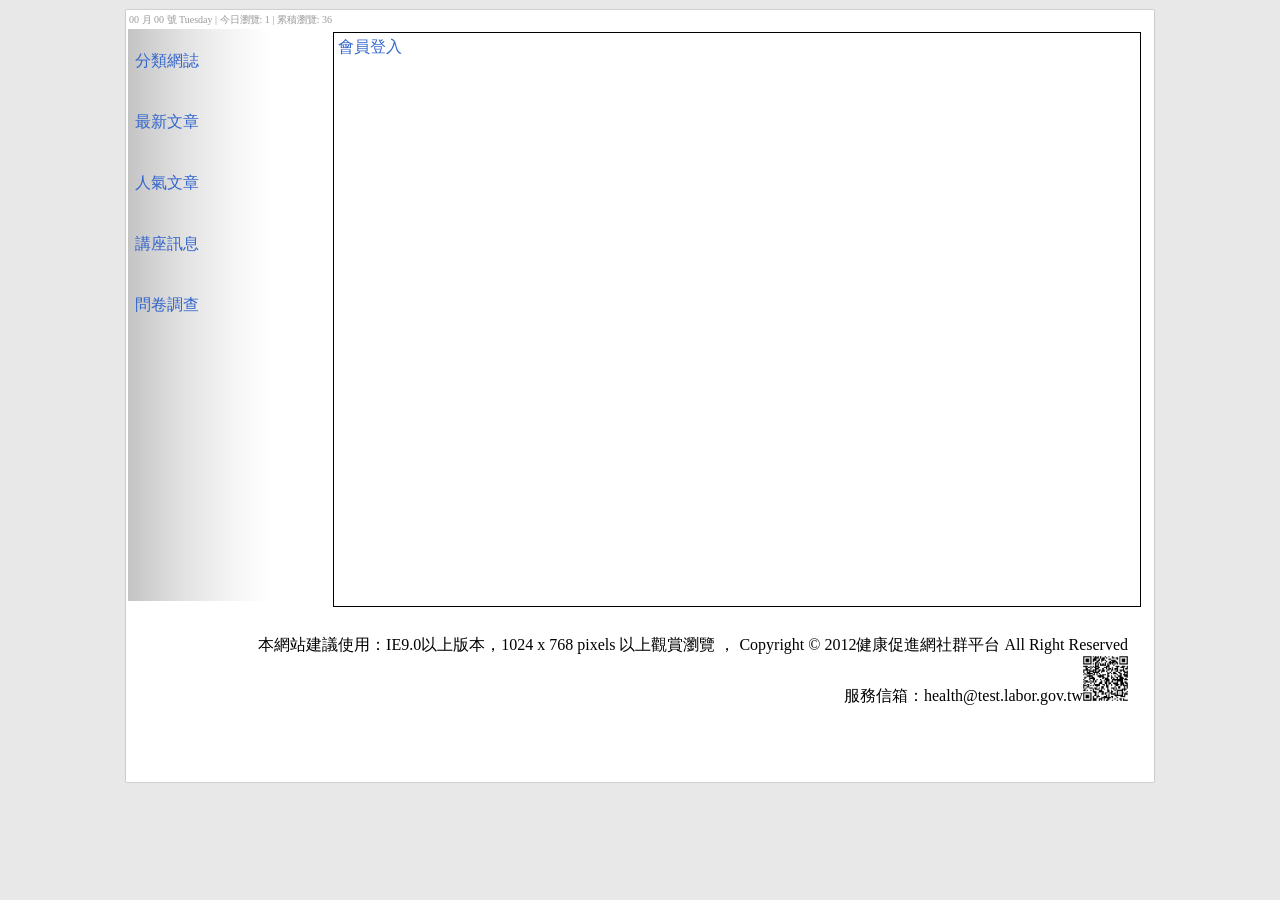
<file: Q2-pra/素材/版型檔案/02P01.htm>
﻿<!DOCTYPE html PUBLIC "-//W3C//DTD XHTML 1.0 Transitional//EN" "http://www.w3.org/TR/xhtml1/DTD/xhtml1-transitional.dtd">
<!-- saved from url=(0039) -->
<html xmlns="http://www.w3.org/1999/xhtml"><head><meta http-equiv="Content-Type" content="text/html; charset=UTF-8">

<title>健康促進網</title>
<link href="./home_files/css.css" rel="stylesheet" type="text/css">
<script src="./home_files/jquery-1.9.1.min.js"></script>
<script src="./home_files/js.js"></script>
</head>

<body>
<div id="alerr" style="background:rgba(51,51,51,0.8); color:#FFF; min-height:100px; width:300px; position:fixed; display:none; z-index:9999; overflow:auto;">
	<pre id="ssaa"></pre>
</div>
<iframe name="back" style="display:none;"></iframe>
	<div id="all">
    	<div id="title">
        00 月 00 號 Tuesday | 今日瀏覽: 1 | 累積瀏覽: 36        </div>
        <div id="title2">
        	
        </div>
        <div id="mm">
        	<div class="hal" id="lef">
            	                	    <a class="blo" href="?do=po">分類網誌</a>
               	                     	    <a class="blo" href="?do=news">最新文章</a>
               	                     	    <a class="blo" href="?do=pop">人氣文章</a>
               	                     	    <a class="blo" href="?do=know">講座訊息</a>
               	                     	    <a class="blo" href="?do=que">問卷調查</a>
               	                 </div>
            <div class="hal" id="main">
            	<div>
            		
                	<span style="width:18%; display:inline-block;">
                    	                    	<a href="?do=login">會員登入</a>
                    	                    </span>
                    	<div class="">
                		                        </div>
                </div>
            </div>
        </div>
        <div id="bottom">
    	    本網站建議使用：IE9.0以上版本，1024 x 768 pixels 以上觀賞瀏覽 ， Copyright © 2012健康促進網社群平台 All Right Reserved 
    		 <br>
    		 服務信箱：health@test.labor.gov.tw<img src="./home_files/02B02.jpg" width="45">
        </div>
    </div>

</body></html>
</file>
<file: Q2-pra/pra2_260727/css/css.css>
@charset "utf-8";

/* CSS Document */
body {
	background: #E8E8E8;
	padding: 0px;
	margin: 0px;
	font-family: "微軟正黑體";
}

pre {
	white-space: pre-wrap;
	/* css-3 */
	white-space: -moz-pre-wrap;
	/* Mozilla, since 1999 */
	white-space: -pre-wrap;
	/* Opera 4-6 */
	white-space: -o-pre-wrap;
	/* Opera 7 */
	word-wrap: break-word;
	/* Internet Explorer 5.5+ */
	font-family: "微軟正黑體";
}

img {
	border: none;
}

a {
	text-decoration: none;
	color: #36C;
	cursor: pointer;
}

a:hover {
	text-decoration: underline;
}

#mm {
	min-height: 520px;
}

#all {
	padding: 2px;
	width: 1024px;
	height: 768px;
	background: #FFF;
	margin: 10px auto 10px auto;
	box-shadow: #999 0px 0px 1px .3px;
	position: relative;
}

#title {
	height: 15px;
	padding: 1px;
	font-size: 10px;
	color: #999;
}

#lef {
	width: 18.2%;
	padding: 2px;
	background: url(../icon/02B04.png) repeat-y;
	/*background-size:100% auto;*/
	min-height: 520px;
	display: inline-block;
	vertical-align: top;
	position: relative;
	top: -3px;
}

#mm {
	padding-top: 3px;
}

#main {
	display: inline-block;
	width: 78%;
	height: 520px;
	padding: 4px;
	border: solid 1px #000000;
	overflow: auto;
	position: relative;
	left: 1%;
}

#lef a {
	padding: 20px 5px 20px 5px;
}

#bottom {
	text-align: right;
	padding: 24px;
}

a.button {
	text-decoration: none;
}

.button {
	color: #000;
	text-decoration: none;
}

.button:active {
	color: #F00;
}

input,
button,
.button,
select,
textarea {
	font-family: "微軟正黑體";
	border: #999 1px solid;
	border-radius: 3px;
	background: #FFF;
	padding: 5px;
	margin: 3px;
	text-decoration: none;
	cursor: pointer;
}

input:active,
button:active,
.button:active,
select:active,
textarea:active {
	background: #333;
	color: #fff;
}

input[type=text],
input[type=password] {
	width: 150px;
}

input:focus,
button:focus,
.button:focus,
select:focus,
textarea:focus {
	box-shadow: #09C 0px 0px 3px .3px;
}

input[type=radio] {
	border-radius: 100px;
}

.cent {
	margin-left: auto;
	margin-right: auto;
	display: block;
}

.ct {
	text-align: center;
}

.hal {
	height: 100%;
}

/* #main {
	display: flex;
	flex-direction: column-reverse;

} */

.blo {
	display: block;
}

.bordt {
	border-top: #666 1px solid;
	border-left: #666 1px solid;
	padding: 0px;
	display: inline-block;
	border-radius: 2px 2px 0px 0px;
}

.cent .sel {
	background: #FFF;
	z-index: 9999;
	border-bottom: none;
}

.bbb {
	border-bottom: #666 1px solid;
}

.cent .sel:hover {
	background: #FFF;
}

.bordt span {
	padding: 5px 10px 5px 10px;
	border-right: #666 1px solid;
	border-left: none;
	margin: 0px;
	float: left;
	display: inline-block;
	background: #CCC;
	margin: 0px;
	cursor: pointer;
}

.bordt span:hover {
	background: #D9D9D9;
}

.bordt span::selection {
	cursor: default;
}

.bordt span:active {
	background: #E7E7E7;
}

.view {
	border: #666 1px solid;
	width: 100%;
	min-height: 300px;
}

.fei {
	border: #333 1px solid;
	padding: 20px 15px 20px 15px;
	display: inline-block;
	min-width: 400px;
	position: relative;
	margin-top: 10px;
}

.fei .leng {
	position: absolute;
	padding: 0px 3px 0px 3px;
	top: -10px;
	background: #FFF;
	overflow-x: hidden;
	text-overflow: ellipsis;
	white-space: nowrap;
	max-width: 90%;
	cursor: default;
}

.tsb {
	width: 100%;
	min-height: 50px;
}

.l {
	text-align: left;
}

.l td {
	text-align: left;
}

.r {
	text-align: right;
}

.r td {
	text-align: right;
}

.clo {
	background: #E0E0E0;
	padding: 10px 3px 10px 3px;
}

.clo td {
	background: #E0E0E0;
	padding: 3px;
	min-width: 30px;
	min-height: 30px;
}

.tab {
	width: 80%;
}

.nbcent {
	margin-left: auto;
	margin-right: auto;
}

.bigg {
	overflow-x: hidden;
	text-overflow: ellipsis;
	white-space: nowrap;
	width: 200px;
	cursor: default;
}

.good {
	width: 25px;
	height: 25px;
	background: url(../icon/02B03.jpg);
	background-size: cover;
	display: inline-block;
	background-position: 0px 2px;
}

#alerr h3 {
	color: #0CF;
}

.t_int {
	width: 0px;
	height: 0px;
	border-width: 30px;
	border-style: solid;
	border-color: transparent transparent #fff transparent;
	position: absolute;
	top: 0px;
}

.aut {
	left: 0px;
	right: 0px;
	margin: auto;
}
</file>
<file: Q2-pra/素材/版型檔案/home_files/css.css>
@charset "utf-8";
/* CSS Document */
body
{
	background:#E8E8E8;
	padding:0px;
	margin:0px;
	font-family:"微軟正黑體";
}
pre {
  white-space: pre-wrap; /* css-3 */
  white-space: -moz-pre-wrap; /* Mozilla, since 1999 */
  white-space: -pre-wrap; /* Opera 4-6 */
  white-space: -o-pre-wrap; /* Opera 7 */
  word-wrap: break-word; /* Internet Explorer 5.5+ */
  font-family:"微軟正黑體";
}
img
{
	border:none;
}
a
{
	text-decoration:none;
	color:#36C;
	cursor:pointer;
}
a:hover
{
	text-decoration:underline;
}
#mm
{
	min-height:570px;
}
#all
{
	padding: 2px;
	width: 1024px;
	height: 768px;
	background: #FFF;
	margin: 10px auto 10px auto;
	box-shadow: #999 0px 0px 1px .3px;
	position: relative;
}
#title
{
	height:15px;
	padding:1px;
	font-size:10px;
	color:#999;
}
#lef
{
	width:18.2%;
	padding:2px;
	background:url(../icon/02B04.png) repeat-y;
	/*background-size:100% auto;*/
	min-height:568px;
	display:inline-block;
	vertical-align:top;
	position:relative;
	top:-3px;
}
#mm
{
	padding-top:3px;
}
#main
{
	display:inline-block;
	width:78%;
	height:565px;
	padding:4px;
	border:solid 1px #000000;
	overflow:auto;
	position:relative;
	left:1%;
}
#lef a
{
	padding:20px 5px 20px 5px;
}
#bottom
{
	text-align:right;
	padding:24px;
}
a.button
{
	text-decoration:none;
}
.button
{
	color:#000;
	text-decoration:none;
}
.button:active
{
	color:#F00;
}
input,button,.button,select,textarea
{
	font-family:"微軟正黑體";
	border:#999 1px solid;
	border-radius:3px;
	background:#FFF;
	padding:5px;
	margin:3px;
	text-decoration:none;
	cursor:pointer;
}
input:active,button:active,.button:active,select:active,textarea:active
{
	background:#333;
	color:#fff;
}
input[type=text],input[type=password]
{
	width:150px;
}
input:focus,button:focus,.button:focus,select:focus,textarea:focus
{
	box-shadow:#09C 0px 0px 3px .3px;
}
input[type=radio]
{
	border-radius:100px;
}
.cent
{
	margin-left:auto;
	margin-right:auto;
	display:block;
}
.ct
{
	text-align:center;
}
.hal
{
	height:100%;
}
.blo
{
	display:block;
}
.bordt
{
	border-top:#666 1px solid;
	border-left:#666 1px solid;
	padding:0px;
	display:inline-block;
	border-radius:2px 2px 0px 0px;
}
.cent .sel
{
	background:#FFF;
	z-index:9999;
	border-bottom:none;
}
.bbb
{
	border-bottom:#666 1px solid;
}
.cent .sel:hover
{
	background:#FFF;
}
.bordt span
{
	padding:5px 10px 5px 10px; 
	border-right:#666 1px solid;
	border-left:none;
	margin:0px;
	float:left;
	display:inline-block;
	background:#CCC;
	margin:0px;
	cursor:pointer;
}
.bordt span:hover
{
	background:#D9D9D9;
}
.bordt span::selection
{
	cursor:default;
}
.bordt span:active
{
	background:#E7E7E7;
}
.view
{
	border:#666 1px solid;
	width:100%;
	min-height:300px;
}
.fei
{
	border:#333 1px solid;
	padding:20px 15px 20px 15px;
	display:inline-block;
	min-width:400px;
	position:relative;
	margin-top:10px;
}
.fei .leng
{
	position:absolute;
	padding:0px 3px 0px 3px;
	top:-10px;
	background:#FFF;
	overflow-x: hidden;
	text-overflow: ellipsis;
	white-space: nowrap;
	max-width: 90%;
	cursor:default;
}
.tsb
{
	width:100%;
	min-height:50px;
}
.l
{
	text-align:left;
}
.l td
{
	text-align:left;
}
.r
{
	text-align:right;
}
.r td
{
	text-align:right;
}

.clo
{
	background:#E0E0E0;
	padding:10px 3px 10px 3px;
}
.clo td
{
	background:#E0E0E0;
	padding:3px;
	min-width:30px;
	min-height:30px;
}
.tab
{
	width:80%;
}
.nbcent
{
	margin-left:auto;
	margin-right:auto;
}
.bigg {
overflow-x: hidden;
text-overflow: ellipsis;
white-space: nowrap;
width: 200px;
cursor:default;
}
.good
{
	width:25px;
	height:25px;
	background:url(../icon/02B03.jpg);
	background-size:cover;
	display:inline-block;
	background-position:0px 2px;
}
#alerr h3
{
	color:#0CF;
}
.t_int
{
	width:0px;
	height:0px;
	border-width:30px;
	border-style:solid;
	border-color:transparent transparent #fff transparent ;
	position:absolute;
	top:0px;
}
.aut
{
	left:0px;
	right:0px;
	margin:auto;
}
</file>
